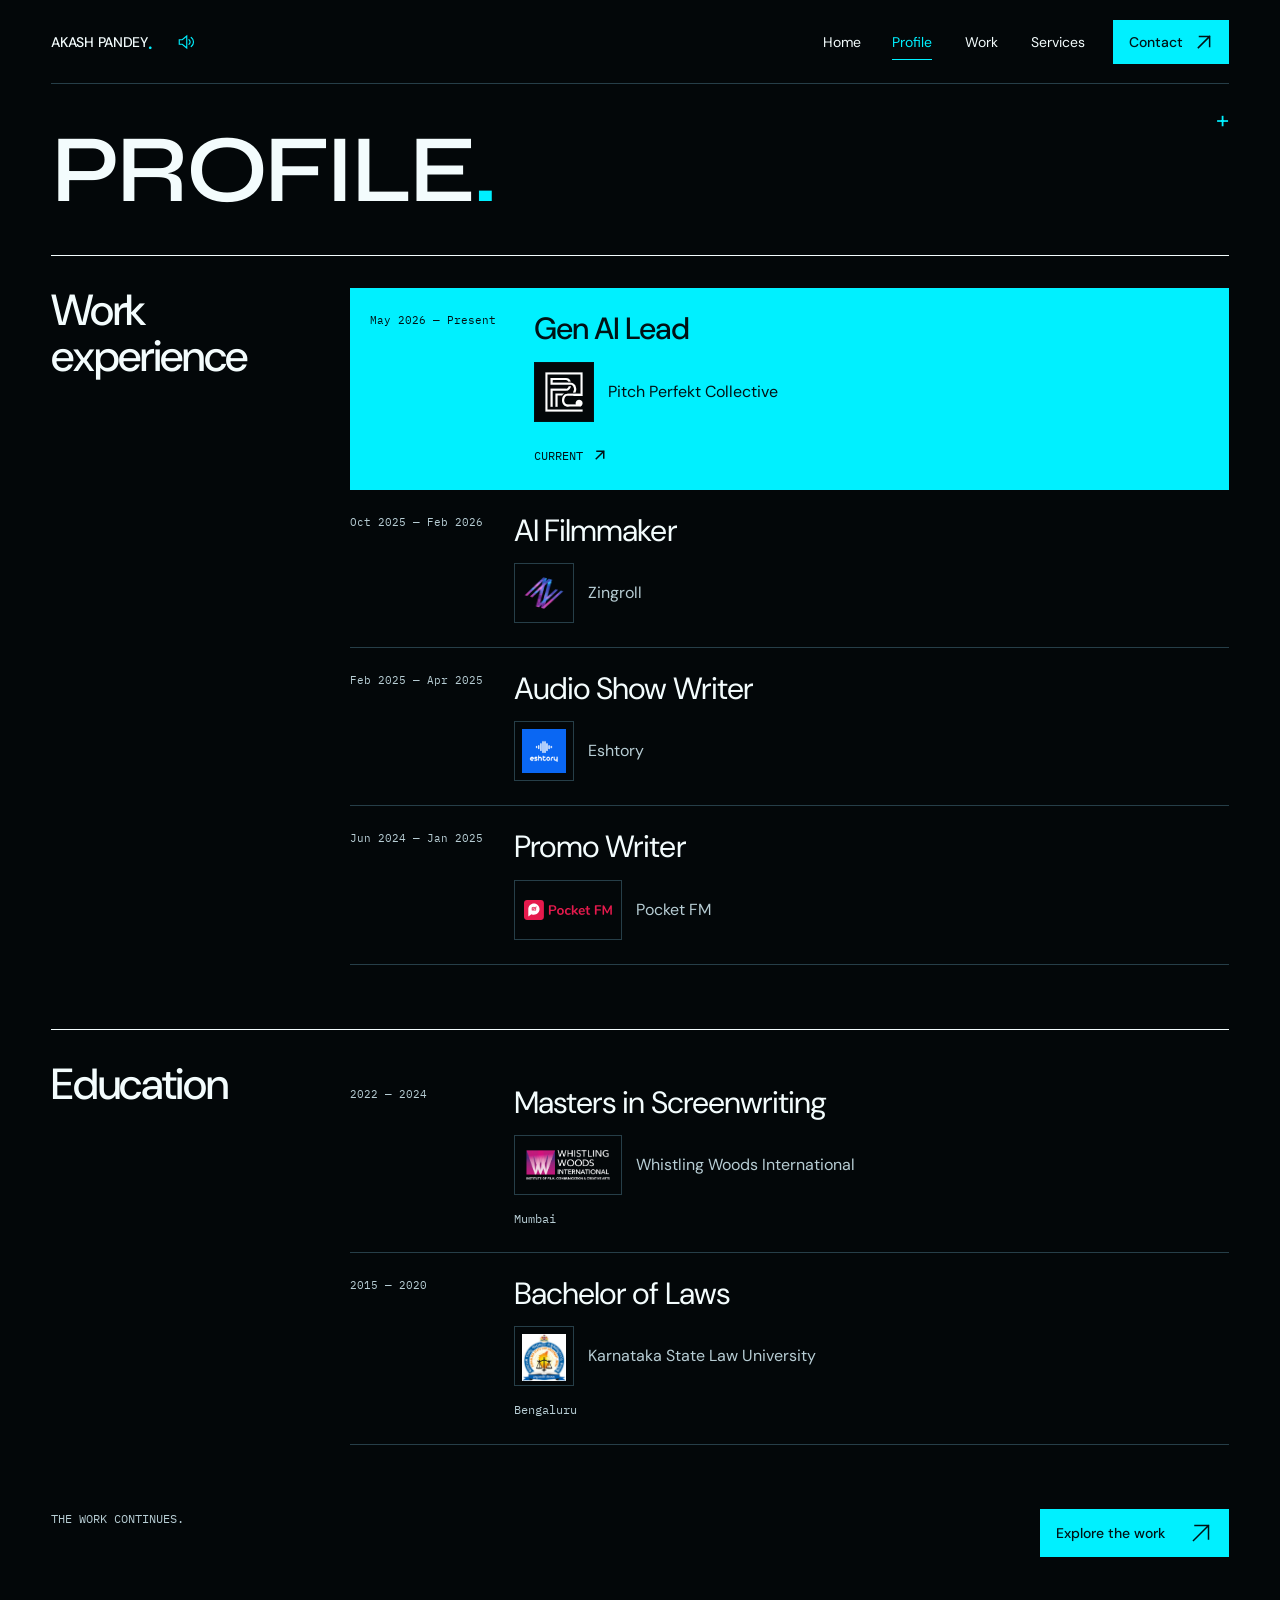
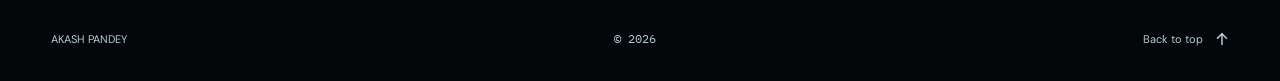
<file: profile/index.html>
<!doctype html>
<html lang="en">
<head>
  <meta charset="utf-8">
  <meta name="viewport" content="width=device-width,initial-scale=1,viewport-fit=cover">
  <meta name="theme-color" content="#030709">
  <meta name="description" content="Work experience and education of Akash Pandey, writer, AI filmmaker and Gen AI Lead.">
  <title>Profile — Akash Pandey</title>
  <link rel="icon" href="../assets/favicon.svg" type="image/svg+xml">
  <link rel="preconnect" href="https://fonts.googleapis.com">
  <link rel="preconnect" href="https://fonts.gstatic.com" crossorigin>
  <link rel="stylesheet" href="https://fonts.googleapis.com/css2?family=DM+Sans:wght@400;500;600&amp;family=IBM+Plex+Mono:wght@400;500&amp;family=Syne:wght@400;500;600;700&amp;display=swap">
  <link rel="stylesheet" href="../assets/styles.css?v=1730eef16c">
  <link rel="stylesheet" href="../assets/interaction-sound.css?v=3c4a4990ab">
  <link rel="stylesheet" href="../assets/effects.css?v=3342c91270">
  
  
  
  <link rel="stylesheet" href="../assets/profile.css?v=2f8bb65811">
  <link rel="stylesheet" href="../assets/easter-eggs.css?v=0167d80ba7">
  <script src="../assets/interaction-sound.js?v=9cdb8e5fbd" defer></script>
  <script src="../assets/app.js?v=fa82498de0" defer></script>
  <script src="../assets/effects.js?v=fe8ecf58af" defer></script>
  
  
  <script src="../assets/easter-eggs.js?v=7c049d9869" defer></script>
</head>
<body class="page-profile">
  <a class="skip-link" href="#main">Skip to content</a>
  <header class="site-header wrap">
    <div class="header-identity"><a class="wordmark" href="../index.html" data-storm-secret="wordmark" aria-label="Akash Pandey, Home" data-glitch-trigger><span data-scramble aria-hidden="true">AKASH PANDEY</span><span class="wordmark-dot" aria-hidden="true">.</span></a><button class="sound-toggle" type="button" data-sound-toggle aria-pressed="true" aria-label="Mute sound effects" title="Mute sound effects" hidden><svg viewBox="0 0 24 24" width="18" height="18" fill="none" stroke="currentColor" stroke-width="1.5" stroke-linecap="square" stroke-linejoin="miter" aria-hidden="true" focusable="false"><path d="M3 9h4l6-5v16l-6-5H3Z"/><g class="sound-icon-on"><path d="M16 9c2 1.5 2 4.5 0 6m3-9c4 3 4 9 0 12"/></g><g class="sound-icon-off"><path d="m17 9 5 6m0-6-5 6"/></g></svg></button></div>
    <nav class="site-nav" aria-label="Main navigation"><a href="../index.html" aria-label="Home" data-glitch-trigger><span data-scramble aria-hidden="true">Home</span></a><a href="../profile/" aria-label="Profile" data-glitch-trigger aria-current="page"><span data-scramble aria-hidden="true">Profile</span></a><a href="../work/" aria-label="Work" data-glitch-trigger><span data-scramble aria-hidden="true">Work</span></a><a href="../services/" aria-label="Services" data-glitch-trigger><span data-scramble aria-hidden="true">Services</span></a><a class="nav-contact" href="../index.html#contact" aria-label="Contact" data-glitch-trigger><span data-scramble aria-hidden="true">Contact</span> <svg class="arrow-icon" viewBox="0 0 16 16" width="16" height="16" fill="none" stroke="currentColor" stroke-width="1.5" stroke-linecap="square" stroke-linejoin="miter" aria-hidden="true" focusable="false"><path d="M3 13 13 3M4 3h9v9" vector-effect="non-scaling-stroke"/></svg></a></nav>
  </header>
  <main class="profile-main wrap" id="main">
  <div class="page-heading" id="top"><div><h1 aria-label="Profile" data-glitch-trigger><span data-scramble aria-hidden="true">PROFILE</span><span class="accent" aria-hidden="true">.</span></h1></div>
    <span class="heading-cross" aria-hidden="true">+</span></div>
  <section class="profile-section" aria-labelledby="experience-title"><div class="profile-section-title"><h2 id="experience-title">Work<br> experience</h2></div><ol class="timeline"><li class="experience-item">
      <details class="experience-entry is-current-entry" name="work-experience">
        <summary class="timeline-row is-current experience-toggle" aria-label="Gen AI Lead at Pitch Perfekt Collective" aria-controls="experience-pitch-perfekt">
          <span class="timeline-date mono">May 2026 — Present</span><div class="experience-heading"><h3>Gen AI Lead</h3><div class="organization-identity"><span class="organization-logo" aria-hidden="true"><img src="../assets/logos/pitch-perfekt.svg" alt="" width="1000" height="1000" loading="lazy" decoding="async"></span><span class="timeline-organization">Pitch Perfekt Collective</span></div></div>
          <span class="current-mark mono">CURRENT <svg class="arrow-icon" viewBox="0 0 16 16" width="16" height="16" fill="none" stroke="currentColor" stroke-width="1.5" stroke-linecap="square" stroke-linejoin="miter" aria-hidden="true" focusable="false"><path d="M3 13 13 3M4 3h9v9" vector-effect="non-scaling-stroke"/></svg></span>
          <span class="experience-toggle-icon" aria-hidden="true"></span>
        </summary>
        <div class="experience-panel" id="experience-pitch-perfekt" role="region" aria-label="Gen AI Lead details">
          <p class="experience-meta mono">Full-time · Mumbai, Maharashtra, India · On-site</p><div class="experience-copy"><p>Led and worked on AI and hybrid commercials for brands including:</p></div><ul class="experience-brands" aria-label="Brands"><li>Hyundai</li><li>KIA</li><li>TATA</li><li>Whisper</li><li>MamaEarth</li><li>Air India</li><li>JSW</li><li>KreditBee</li><li>Infosys</li><li>Cars24</li><li>5 Paisa</li></ul><div class="experience-feature"><img src="../assets/images/the-last-salute.jpg" width="1280" height="720" alt="" loading="lazy"><div><span class="mono">Netflix documentary</span><h4>The Last Salute</h4><p>Led the generative AI work, including title animation.</p></div></div>
        </div>
      </details>
    </li><li class="experience-item">
      <details class="experience-entry" name="work-experience">
        <summary class="timeline-row experience-toggle" aria-label="AI Filmmaker at Zingroll" aria-controls="experience-zingroll">
          <span class="timeline-date mono">Oct 2025 — Feb 2026</span><div class="experience-heading"><h3>AI Filmmaker</h3><div class="organization-identity"><span class="organization-logo" aria-hidden="true"><img src="../assets/logos/zingroll.png" alt="" width="1024" height="1024" loading="lazy" decoding="async"></span><span class="timeline-organization">Zingroll</span></div></div>
          
          <span class="experience-toggle-icon" aria-hidden="true"></span>
        </summary>
        <div class="experience-panel" id="experience-zingroll" role="region" aria-label="AI Filmmaker details">
          <p class="experience-meta mono">Full-time · New Delhi, Delhi, India · On-site</p><div class="experience-copy"><p>Experimented with different Gen AI tools and workflows.</p><p>Worked on cinematic AI trailers and experimented with different styles of filmmaking.</p></div><ul class="experience-skills mono" aria-label="Skills"><li>Generative AI</li><li>Visual Storytelling</li></ul>
        </div>
      </details>
    </li><li class="experience-item">
      <details class="experience-entry" name="work-experience">
        <summary class="timeline-row experience-toggle" aria-label="Audio Show Writer at Eshtory" aria-controls="experience-eshtory">
          <span class="timeline-date mono">Feb 2025 — Apr 2025</span><div class="experience-heading"><h3>Audio Show Writer</h3><div class="organization-identity"><span class="organization-logo" aria-hidden="true"><img src="../assets/logos/eshtory.png" alt="" width="512" height="512" loading="lazy" decoding="async"></span><span class="timeline-organization">Eshtory</span></div></div>
          
          <span class="experience-toggle-icon" aria-hidden="true"></span>
        </summary>
        <div class="experience-panel" id="experience-eshtory" role="region" aria-label="Audio Show Writer details">
          <p class="experience-meta mono">Freelance · Remote</p><div class="experience-copy"><p>Wrote an original fiction audio show, crafting the whole story from one page.</p><p>Developed layered characters and an intriguing, dramatic plot.</p></div><dl class="experience-metrics"><div><dt>episodes</dt><dd>100</dd></div><div><dt>pages</dt><dd>758</dd></div><div><dt>hours of content</dt><dd>20+</dd></div><div><dt>days</dt><dd>45</dd></div></dl><ul class="experience-skills mono" aria-label="Skills"><li>Research</li><li>Writing</li></ul>
        </div>
      </details>
    </li><li class="experience-item">
      <details class="experience-entry" name="work-experience">
        <summary class="timeline-row experience-toggle" aria-label="Promo Writer at Pocket FM" aria-controls="experience-pocket-fm">
          <span class="timeline-date mono">Jun 2024 — Jan 2025</span><div class="experience-heading"><h3>Promo Writer</h3><div class="organization-identity"><span class="organization-logo is-wide" aria-hidden="true"><img src="../assets/logos/pocket-fm.svg" alt="" width="473" height="107" loading="lazy" decoding="async"></span><span class="timeline-organization">Pocket FM</span></div></div>
          
          <span class="experience-toggle-icon" aria-hidden="true"></span>
        </summary>
        <div class="experience-panel" id="experience-pocket-fm" role="region" aria-label="Promo Writer details">
          <p class="experience-meta mono">Full-time · Remote</p><div class="experience-copy"><p>Wrote 4–40-minute promos for SUPER YODDHA, a fantasy show, that ran on Meta platforms.</p></div><ul class="experience-skills mono" aria-label="Skills"><li>Writing</li><li>Analytical Skills</li></ul>
        </div>
      </details>
    </li></ol></section>
  <section class="profile-section education-section" aria-labelledby="education-title"><div class="profile-section-title"><h2 id="education-title">Education</h2></div><ol class="timeline"><li class="timeline-row"><span class="timeline-date mono">2022 — 2024</span><div><h3>Masters in Screenwriting</h3><div class="organization-identity"><span class="organization-logo is-wide" aria-hidden="true"><img src="../assets/logos/whistling-woods.png" alt="" width="934" height="388" loading="lazy" decoding="async"></span><span class="timeline-organization">Whistling Woods International</span></div><span class="timeline-location mono">Mumbai</span></div></li><li class="timeline-row"><span class="timeline-date mono">2015 — 2020</span><div><h3>Bachelor of Laws</h3><div class="organization-identity"><span class="organization-logo" aria-hidden="true"><img src="../assets/logos/karnataka-state-law-university.jpg" alt="" width="185" height="195" loading="lazy" decoding="async"></span><span class="timeline-organization">Karnataka State Law University</span></div><span class="timeline-location mono">Bengaluru</span></div></li></ol></section>
  <div class="profile-end"><span class="mono">THE WORK CONTINUES.</span><a class="text-link" href="../work/">Explore the work <svg class="arrow-icon" viewBox="0 0 16 16" width="16" height="16" fill="none" stroke="currentColor" stroke-width="1.5" stroke-linecap="square" stroke-linejoin="miter" aria-hidden="true" focusable="false"><path d="M3 13 13 3M4 3h9v9" vector-effect="non-scaling-stroke"/></svg></a></div>
</main>
  <footer class="site-footer wrap"><a href="../index.html">AKASH PANDEY</a><span class="mono">© 2026</span><div class="footer-tools"><a href="#top" class="back-top">Back to top <svg class="arrow-icon" viewBox="0 0 16 16" width="16" height="16" fill="none" stroke="currentColor" stroke-width="1.5" stroke-linecap="square" stroke-linejoin="miter" aria-hidden="true" focusable="false"><path d="M8 14V2M3 7l5-5 5 5" vector-effect="non-scaling-stroke"/></svg></a></div></footer>
  <button class="bat-signal" type="button" data-storm-toggle aria-pressed="false" aria-label="Stop thunderstorm" hidden><svg viewBox="0 0 40 24" fill="currentColor" shape-rendering="crispEdges" aria-hidden="true" focusable="false"><path d="M1 3H3V5H5V6H8V7H11V8H15V7H17V2H19V6H21V2H23V7H25V8H29V7H32V6H35V5H37V3H39V9H37V11H34V10H32V11H30V14H27V13H25V16H23V17H22V19H21V22H19V19H18V17H17V16H15V13H13V14H10V11H8V10H6V11H3V9H1Z"/></svg></button>
  <div class="storm-overlay" data-storm-overlay aria-hidden="true" hidden>
  <div class="storm-atmosphere"></div>
  <svg class="storm-rain storm-rain-far" viewBox="0 0 480 360" preserveAspectRatio="xMidYMid slice" fill="none"><defs><pattern id="storm-rain-pattern-far" width="72" height="96" patternUnits="userSpaceOnUse"><path d="m20 8-5 19m43 30-5 19" stroke="currentColor" stroke-width=".6"/></pattern></defs><rect width="100%" height="100%" fill="url(#storm-rain-pattern-far)"/></svg>
  <svg class="storm-rain storm-rain-near" viewBox="0 0 480 360" preserveAspectRatio="xMidYMid slice" fill="none"><defs><pattern id="storm-rain-pattern-near" width="96" height="112" patternUnits="userSpaceOnUse"><path d="m28 4-8 28m59 36-8 28" stroke="currentColor" stroke-width=".8"/></pattern></defs><rect width="100%" height="100%" fill="url(#storm-rain-pattern-near)"/></svg>
  <svg class="storm-bolt storm-bolt-one" viewBox="0 0 120 360" preserveAspectRatio="none" fill="currentColor"><path d="M79 0H66L48 87h17L30 168h21L15 276l43-83H39l43-93H65L92 0H79Z"/><path d="m50 138 24 34-12 30 26 31-18-38 12-27-29-42-3 12Z"/></svg>
  <svg class="storm-bolt storm-bolt-two" viewBox="0 0 120 360" preserveAspectRatio="none" fill="currentColor"><path d="M65 0H54L26 93h19L11 165h22L2 267l50-87H33l43-98H56L83 0H65Z"/><path d="m47 120 35 49-13 30 24 34-16-42 14-28-38-58-6 15Z"/></svg>
  <div class="storm-light"></div>
  <div class="storm-interference"><span></span><span></span><span></span></div>
</div>
</body>
</html>
</file>
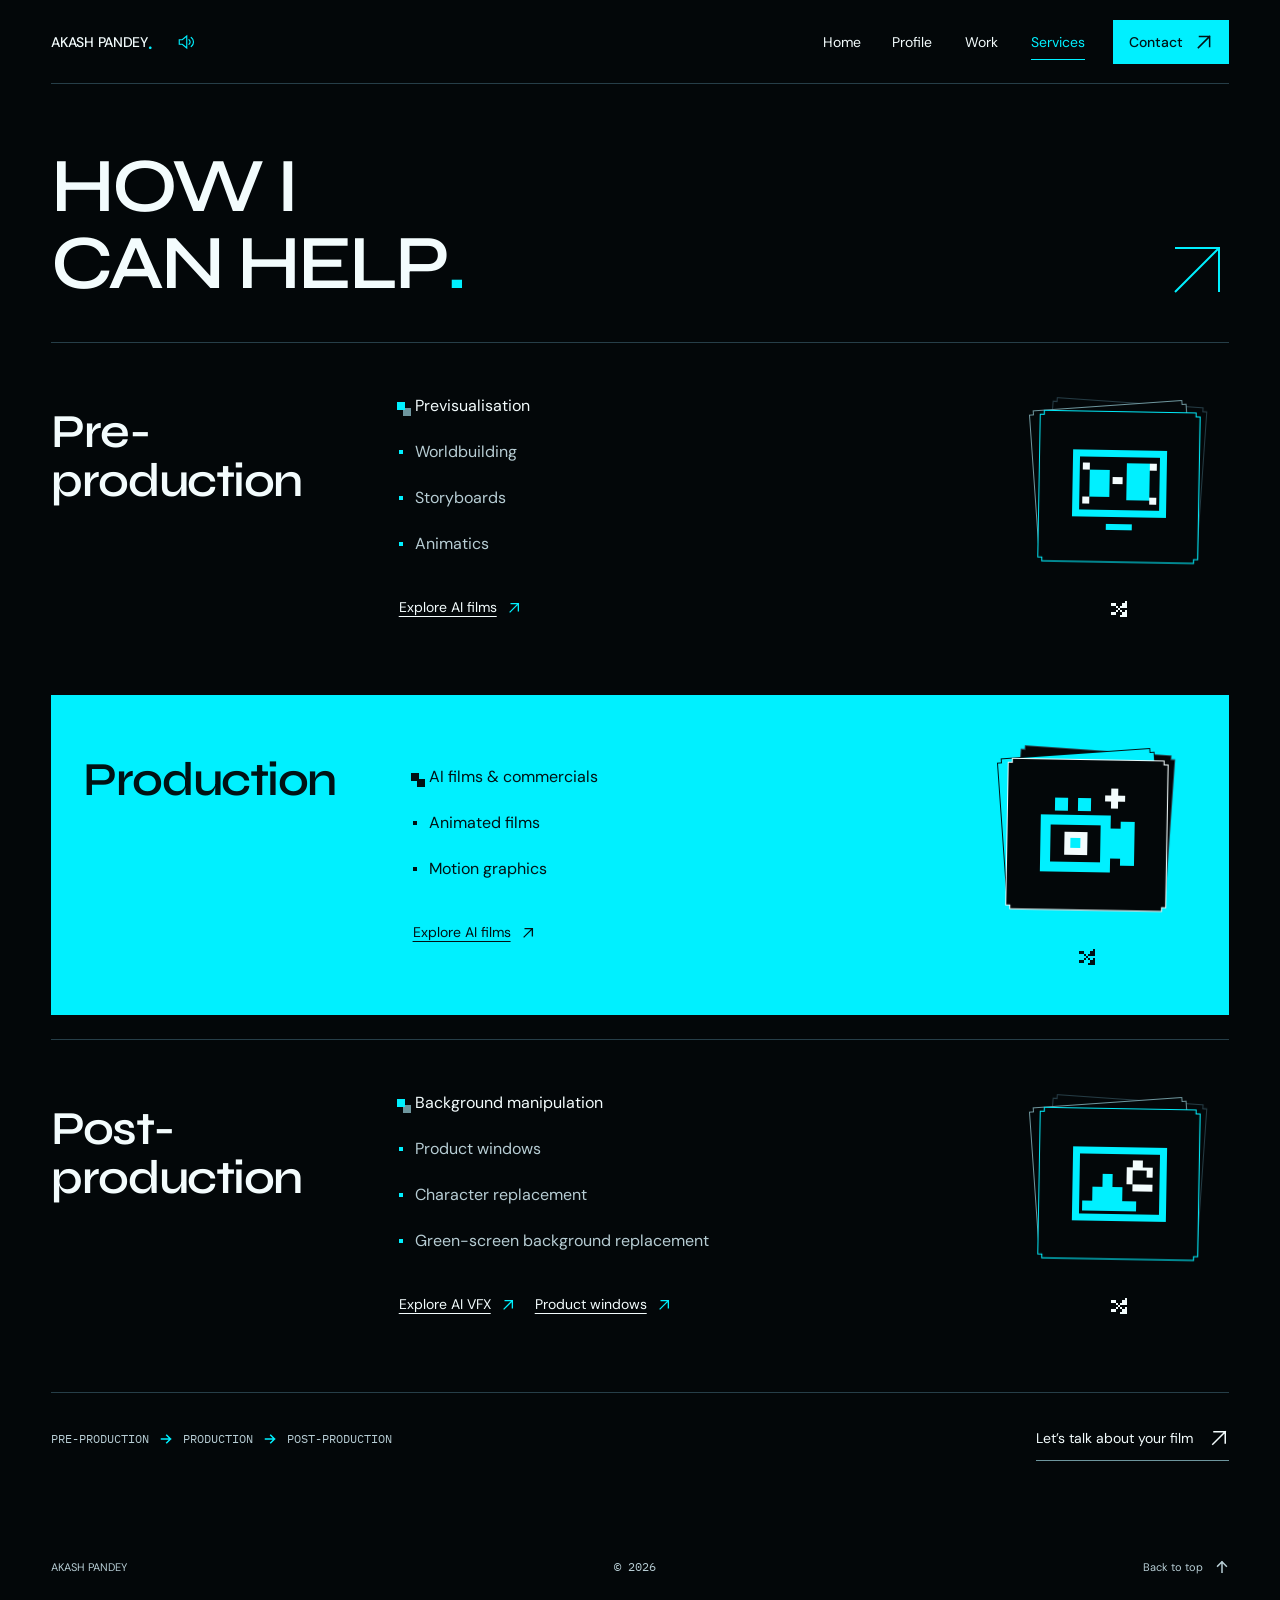
<file: services/index.html>
<!doctype html>
<html lang="en">
<head>
  <meta charset="utf-8">
  <meta name="viewport" content="width=device-width,initial-scale=1,viewport-fit=cover">
  <meta name="theme-color" content="#030709">
  <meta name="description" content="AI filmmaking services across pre-production, production and post-production.">
  <title>Services — Akash Pandey</title>
  <link rel="icon" href="../assets/favicon.svg" type="image/svg+xml">
  <link rel="preconnect" href="https://fonts.googleapis.com">
  <link rel="preconnect" href="https://fonts.gstatic.com" crossorigin>
  <link rel="stylesheet" href="https://fonts.googleapis.com/css2?family=DM+Sans:wght@400;500;600&amp;family=IBM+Plex+Mono:wght@400;500&amp;family=Syne:wght@400;500;600;700&amp;display=swap">
  <link rel="stylesheet" href="../assets/styles.css?v=1730eef16c">
  <link rel="stylesheet" href="../assets/interaction-sound.css?v=3c4a4990ab">
  <link rel="stylesheet" href="../assets/effects.css?v=3342c91270">
  <link rel="stylesheet" href="../assets/services.css?v=31578cb37b">
  
  
  
  <link rel="stylesheet" href="../assets/easter-eggs.css?v=0167d80ba7">
  <script src="../assets/interaction-sound.js?v=9cdb8e5fbd" defer></script>
  <script src="../assets/app.js?v=fa82498de0" defer></script>
  <script src="../assets/effects.js?v=fe8ecf58af" defer></script>
  <script src="../assets/services.js?v=b7df00ff0d" defer></script>
  
  <script src="../assets/easter-eggs.js?v=7c049d9869" defer></script>
</head>
<body class="page-services">
  <a class="skip-link" href="#main">Skip to content</a>
  <header class="site-header wrap">
    <div class="header-identity"><a class="wordmark" href="../index.html" data-storm-secret="wordmark" aria-label="Akash Pandey, Home" data-glitch-trigger><span data-scramble aria-hidden="true">AKASH PANDEY</span><span class="wordmark-dot" aria-hidden="true">.</span></a><button class="sound-toggle" type="button" data-sound-toggle aria-pressed="true" aria-label="Mute sound effects" title="Mute sound effects" hidden><svg viewBox="0 0 24 24" width="18" height="18" fill="none" stroke="currentColor" stroke-width="1.5" stroke-linecap="square" stroke-linejoin="miter" aria-hidden="true" focusable="false"><path d="M3 9h4l6-5v16l-6-5H3Z"/><g class="sound-icon-on"><path d="M16 9c2 1.5 2 4.5 0 6m3-9c4 3 4 9 0 12"/></g><g class="sound-icon-off"><path d="m17 9 5 6m0-6-5 6"/></g></svg></button></div>
    <nav class="site-nav" aria-label="Main navigation"><a href="../index.html" aria-label="Home" data-glitch-trigger><span data-scramble aria-hidden="true">Home</span></a><a href="../profile/" aria-label="Profile" data-glitch-trigger><span data-scramble aria-hidden="true">Profile</span></a><a href="../work/" aria-label="Work" data-glitch-trigger><span data-scramble aria-hidden="true">Work</span></a><a href="../services/" aria-label="Services" data-glitch-trigger aria-current="page"><span data-scramble aria-hidden="true">Services</span></a><a class="nav-contact" href="../index.html#contact" aria-label="Contact" data-glitch-trigger><span data-scramble aria-hidden="true">Contact</span> <svg class="arrow-icon" viewBox="0 0 16 16" width="16" height="16" fill="none" stroke="currentColor" stroke-width="1.5" stroke-linecap="square" stroke-linejoin="miter" aria-hidden="true" focusable="false"><path d="M3 13 13 3M4 3h9v9" vector-effect="non-scaling-stroke"/></svg></a></nav>
  </header>
  <main id="main"><div id="top"></div><section class="services-section wrap" id="services" aria-labelledby="services-title">
    <div class="services-heading"><h1 id="services-title" aria-label="How I can help" data-glitch-trigger><span class="service-heading-word" aria-hidden="true"><span data-scramble>HOW</span></span> <span class="service-heading-word" aria-hidden="true"><span data-scramble>I</span></span> <span class="service-heading-word" aria-hidden="true"><span data-scramble>CAN</span></span> <span class="service-heading-word" aria-hidden="true"><span data-scramble>HELP</span><span class=accent>.</span></span></h1><svg class="services-signal" viewBox="0 0 64 64" fill="none" stroke="currentColor" stroke-width="2" aria-hidden="true"><path d="M10 10h44v44M54 10 10 54"/></svg></div>
    <div class="services-workflow"><article class="workflow-row workflow-pre-production" id="pre-production" tabindex="-1" aria-labelledby="service-pre-production-title" data-service-row>
    <h2 class="workflow-title" id="service-pre-production-title" aria-label="Pre-production"><button class="workflow-heading-control" type="button" data-service-shuffle aria-label="Shuffle Pre-production icons" aria-controls="service-deck-pre-production" data-glitch-trigger disabled><span data-scramble aria-hidden="true">Pre-production</span></button></h2>
    <div class="workflow-details"><ul><li><button class="service-choice" type="button" data-service-choice="0" aria-pressed="true" aria-controls="service-deck-pre-production" disabled><span class="service-choice-pixel" aria-hidden="true"></span><span>Previsualisation</span></button></li><li><button class="service-choice" type="button" data-service-choice="1" aria-pressed="false" aria-controls="service-deck-pre-production" disabled><span class="service-choice-pixel" aria-hidden="true"></span><span>Worldbuilding</span></button></li><li><button class="service-choice" type="button" data-service-choice="2" aria-pressed="false" aria-controls="service-deck-pre-production" disabled><span class="service-choice-pixel" aria-hidden="true"></span><span>Storyboards</span></button></li><li><button class="service-choice" type="button" data-service-choice="3" aria-pressed="false" aria-controls="service-deck-pre-production" disabled><span class="service-choice-pixel" aria-hidden="true"></span><span>Animatics</span></button></li></ul><div class="workflow-work-links"><a class="workflow-work-link" href="../work/#ai-films" aria-label="Explore AI films" data-glitch-trigger><span data-scramble aria-hidden="true">Explore AI films</span><svg viewBox="0 0 16 16" fill="none" stroke="currentColor" stroke-width="1.5" aria-hidden="true"><path d="M3 13 13 3M4 3h9v9"/></svg></a></div></div>
    <div class="workflow-object" data-service-widget role="group" aria-label="Pre-production service icons">
      <button class="service-deck-stage" type="button" data-service-tilt data-service-shuffle aria-label="Shuffle Pre-production service icons" aria-controls="service-deck-pre-production" aria-describedby="service-selection-pre-production" disabled><span class="service-deck" id="service-deck-pre-production" data-service-deck data-pose="0" aria-hidden="true"><span class="service-token-card" data-service-card data-position="front" data-service-name="Previsualisation"><svg class="pixel-service-icon" viewBox="0 0 32 32" fill="currentColor" shape-rendering="crispEdges" aria-hidden="true"><path fill-rule="evenodd" d="M2 5h28v20H2ZM4 7v16h24V7Z"/><path d="M7 11h6v8H7zm11-2h7v11h-7zM12 27h8v2h-8z"/><path class="pixel-light" d="M5 9h2v2H5zm20 0h2v2h-2zM5 19h2v2H5zm20 0h2v2h-2zM14 13h3v2h-3z"/></svg></span><span class="service-token-card" data-service-card data-position="middle" data-service-name="Worldbuilding"><svg class="pixel-service-icon" viewBox="0 0 32 32" fill="currentColor" shape-rendering="crispEdges" aria-hidden="true"><path d="M3 25h26v3H3zM5 13h6v12H5zm8-7h7v19h-7zm9 10h5v9h-5z"/><path class="pixel-light" d="M7 15h2v2H7zm0 5h2v2H7zm8-11h3v3h-3zm0 6h3v3h-3zm9 3h2v3h-2zM22 4h2v2h2v2h-2v2h-2V8h-2V6h2z"/></svg></span><span class="service-token-card" data-service-card data-position="back" data-service-name="Storyboards"><svg class="pixel-service-icon" viewBox="0 0 32 32" fill="currentColor" shape-rendering="crispEdges" aria-hidden="true"><path fill-rule="evenodd" d="M2 4h13v11H2Zm2 2v7h9V6ZM17 4h13v11H17Zm2 2v7h9V6ZM2 18h13v11H2Zm2 2v7h9v-7ZM17 18h13v11H17Zm2 2v7h9v-7Z"/><path class="pixel-light" d="M6 9h3v2H6zm15-2h3v4h-3zM6 22h5v2H6zm16-1h2v5h-2z"/></svg></span><span class="service-token-card" data-service-card data-position="parked" data-service-name="Animatics"><svg class="pixel-service-icon" viewBox="0 0 32 32" fill="currentColor" shape-rendering="crispEdges" aria-hidden="true"><path fill-rule="evenodd" d="M2 4h28v20H2Zm2 5v10h24V9Z"/><path class="pixel-light" d="M5 5h3v2H5zm6 0h3v2h-3zm7 0h3v2h-3zm6 0h3v2h-3zM5 21h3v2H5zm6 0h3v2h-3zm7 0h3v2h-3zm6 0h3v2h-3z"/><path d="M13 10h2v2h3v2h2v1h-2v2h-3v1h-2zM3 27h26v2H3z"/><path class="pixel-light" d="M19 25h2v6h-2z"/></svg></span></span></button>
      <button class="service-shuffle-control" type="button" data-service-shuffle aria-label="Next Pre-production service" aria-describedby="service-selection-pre-production" aria-controls="service-deck-pre-production" disabled><svg class="service-shuffle-icon" viewBox="0 0 16 16" fill="currentColor" shape-rendering="crispEdges" aria-hidden="true"><path d="M1 3h4v2h2v2h2V5h2V3h2V1h2v6h-6v2H7V7H5V5H1Zm0 8h4V9h2v2H5v2H1Zm8-2h2v2h2V9h2v6H9v-2h2v-2H9Z"/></svg></button>
      <p class="service-live-status" id="service-selection-pre-production" data-service-status aria-live="polite" aria-atomic="true">Previsualisation</p>
    </div>
  </article><article class="workflow-row workflow-production" id="production" tabindex="-1" aria-labelledby="service-production-title" data-service-row>
    <h2 class="workflow-title" id="service-production-title" aria-label="Production"><button class="workflow-heading-control" type="button" data-service-shuffle aria-label="Shuffle Production icons" aria-controls="service-deck-production" data-glitch-trigger disabled><span data-scramble aria-hidden="true">Production</span></button></h2>
    <div class="workflow-details"><ul><li><button class="service-choice" type="button" data-service-choice="0" aria-pressed="true" aria-controls="service-deck-production" disabled><span class="service-choice-pixel" aria-hidden="true"></span><span>AI films &amp; commercials</span></button></li><li><button class="service-choice" type="button" data-service-choice="1" aria-pressed="false" aria-controls="service-deck-production" disabled><span class="service-choice-pixel" aria-hidden="true"></span><span>Animated films</span></button></li><li><button class="service-choice" type="button" data-service-choice="2" aria-pressed="false" aria-controls="service-deck-production" disabled><span class="service-choice-pixel" aria-hidden="true"></span><span>Motion graphics</span></button></li></ul><div class="workflow-work-links"><a class="workflow-work-link" href="../work/#ai-films" aria-label="Explore AI films" data-glitch-trigger><span data-scramble aria-hidden="true">Explore AI films</span><svg viewBox="0 0 16 16" fill="none" stroke="currentColor" stroke-width="1.5" aria-hidden="true"><path d="M3 13 13 3M4 3h9v9"/></svg></a></div></div>
    <div class="workflow-object" data-service-widget role="group" aria-label="Production service icons">
      <button class="service-deck-stage" type="button" data-service-tilt data-service-shuffle aria-label="Shuffle Production service icons" aria-controls="service-deck-production" aria-describedby="service-selection-production" disabled><span class="service-deck" id="service-deck-production" data-service-deck data-pose="0" aria-hidden="true"><span class="service-token-card" data-service-card data-position="front" data-service-name="AI films &amp; commercials"><svg class="pixel-service-icon" viewBox="0 0 32 32" fill="currentColor" shape-rendering="crispEdges" aria-hidden="true"><path fill-rule="evenodd" d="M2 10h21v17H2Zm3 3v11h15V13Z"/><path d="M23 14h3v-2h4v13h-4v-2h-3zM6 5h4v4H6zm7 0h4v4h-4z"/><path class="pixel-light" d="M9 15h7v7H9zM23 2h2v2h2v2h-2v2h-2V6h-2V4h2z"/><path d="M11 17h3v3h-3z"/></svg></span><span class="service-token-card" data-service-card data-position="middle" data-service-name="Animated films"><svg class="pixel-service-icon" viewBox="0 0 32 32" fill="currentColor" shape-rendering="crispEdges" aria-hidden="true"><path fill-rule="evenodd" d="M2 7h20v21H2Zm2 2v17h16V9Z"/><path d="M8 2h20v2H8zm18 2h2v18h-2zM5 5h20v2H5zm18 2h2v18h-2z"/><path class="pixel-light" d="M8 12h3v3h3v-3h3v3h-3v3h3v3h-3v-3h-3v3H8v-3h3v-3H8z"/><path d="M11 15h3v3h-3z"/></svg></span><span class="service-token-card" data-service-card data-position="back" data-service-name="Motion graphics"><svg class="pixel-service-icon" viewBox="0 0 32 32" fill="currentColor" shape-rendering="crispEdges" aria-hidden="true"><path d="M14 4h4v4h4v4h4v8h-4v4h-4v4h-4v-4h-4v-4H6v-8h4V8h4z"/><path class="pixel-light" d="M14 11h4v4h4v3h-4v4h-4v-4h-4v-3h4z"/><path d="M2 2h6v2H4v4H2zm22 26h4v-4h2v6h-6z"/></svg></span></span></button>
      <button class="service-shuffle-control" type="button" data-service-shuffle aria-label="Next Production service" aria-describedby="service-selection-production" aria-controls="service-deck-production" disabled><svg class="service-shuffle-icon" viewBox="0 0 16 16" fill="currentColor" shape-rendering="crispEdges" aria-hidden="true"><path d="M1 3h4v2h2v2h2V5h2V3h2V1h2v6h-6v2H7V7H5V5H1Zm0 8h4V9h2v2H5v2H1Zm8-2h2v2h2V9h2v6H9v-2h2v-2H9Z"/></svg></button>
      <p class="service-live-status" id="service-selection-production" data-service-status aria-live="polite" aria-atomic="true">AI films &amp; commercials</p>
    </div>
  </article><article class="workflow-row workflow-post-production" id="post-production" tabindex="-1" aria-labelledby="service-post-production-title" data-service-row>
    <h2 class="workflow-title" id="service-post-production-title" aria-label="Post-production"><button class="workflow-heading-control" type="button" data-service-shuffle aria-label="Shuffle Post-production icons" aria-controls="service-deck-post-production" data-glitch-trigger disabled><span data-scramble aria-hidden="true">Post-production</span></button></h2>
    <div class="workflow-details"><ul><li><button class="service-choice" type="button" data-service-choice="0" aria-pressed="true" aria-controls="service-deck-post-production" disabled><span class="service-choice-pixel" aria-hidden="true"></span><span>Background manipulation</span></button></li><li><button class="service-choice" type="button" data-service-choice="1" aria-pressed="false" aria-controls="service-deck-post-production" disabled><span class="service-choice-pixel" aria-hidden="true"></span><span>Product windows</span></button></li><li><button class="service-choice" type="button" data-service-choice="2" aria-pressed="false" aria-controls="service-deck-post-production" disabled><span class="service-choice-pixel" aria-hidden="true"></span><span>Character replacement</span></button></li><li><button class="service-choice" type="button" data-service-choice="3" aria-pressed="false" aria-controls="service-deck-post-production" disabled><span class="service-choice-pixel" aria-hidden="true"></span><span>Green-screen background replacement</span></button></li></ul><div class="workflow-work-links"><a class="workflow-work-link" href="../work/#ai-vfx" aria-label="Explore AI VFX" data-glitch-trigger><span data-scramble aria-hidden="true">Explore AI VFX</span><svg viewBox="0 0 16 16" fill="none" stroke="currentColor" stroke-width="1.5" aria-hidden="true"><path d="M3 13 13 3M4 3h9v9"/></svg></a><a class="workflow-work-link" href="../work/#product-window" aria-label="Product windows" data-glitch-trigger><span data-scramble aria-hidden="true">Product windows</span><svg viewBox="0 0 16 16" fill="none" stroke="currentColor" stroke-width="1.5" aria-hidden="true"><path d="M3 13 13 3M4 3h9v9"/></svg></a></div></div>
    <div class="workflow-object" data-service-widget role="group" aria-label="Post-production service icons">
      <button class="service-deck-stage" type="button" data-service-tilt data-service-shuffle aria-label="Shuffle Post-production service icons" aria-controls="service-deck-post-production" aria-describedby="service-selection-post-production" disabled><span class="service-deck" id="service-deck-post-production" data-service-deck data-pose="0" aria-hidden="true"><span class="service-token-card" data-service-card data-position="front" data-service-name="Background manipulation"><svg class="pixel-service-icon" viewBox="0 0 32 32" fill="currentColor" shape-rendering="crispEdges" aria-hidden="true"><path fill-rule="evenodd" d="M2 5h28v22H2Zm2 2v18h24V7Z"/><path d="M5 21h3v-4h3v-4h3v4h3v4h4v3H5z"/><path class="pixel-light" d="M20 9h3v2h3v3h-2v-2h-4v2h-2v-3h2zM20 16h6v2h-6zm-2-2h2v2h-2z"/></svg></span><span class="service-token-card" data-service-card data-position="middle" data-service-name="Product windows"><svg class="pixel-service-icon" viewBox="0 0 32 32" fill="currentColor" shape-rendering="crispEdges" aria-hidden="true"><path d="M12 3h8v4h-8zM10 8h12v3h2v16h-2v2H10v-2H8V11h2z"/><path class="pixel-light" d="M11 14h10v8H11zM3 10h3v2H5v3H3zm23 0h3v5h-2v-3h-1zM3 23h2v3h1v2H3zm24 0h2v5h-3v-2h1z"/><path d="M14 16h4v4h-4z"/></svg></span><span class="service-token-card" data-service-card data-position="back" data-service-name="Character replacement"><svg class="pixel-service-icon" viewBox="0 0 32 32" fill="currentColor" shape-rendering="crispEdges" aria-hidden="true"><path d="M6 8h6v6H6zm-3 9h3v-2h6v2h3v8H3zM21 9h6v6h-6zm-3 9h3v-2h6v2h3v8H18z"/><path class="pixel-light" d="M12 2h10v2h3V2h2v6h-6V6h3V4H12zM5 27h2v2h12v2H5v-2H2v-6h6v2H5z"/></svg></span><span class="service-token-card" data-service-card data-position="parked" data-service-name="Green-screen background replacement"><svg class="pixel-service-icon" viewBox="0 0 32 32" fill="currentColor" shape-rendering="crispEdges" aria-hidden="true"><path fill-rule="evenodd" d="M2 4h28v24H2Zm2 2v20h24V6Z"/><path class="pixel-light" d="M5 7h4v4H5zm8 0h4v4h-4zm8 0h6v4h-6zM9 11h4v4H9zm8 0h4v4h-4zM5 15h4v4H5zm16 0h6v4h-6zM5 23h4v2H5zm18 0h4v2h-4z"/><path d="M13 9h6v7h-6zm-3 10h3v-2h6v2h3v7H10z"/></svg></span></span></button>
      <button class="service-shuffle-control" type="button" data-service-shuffle aria-label="Next Post-production service" aria-describedby="service-selection-post-production" aria-controls="service-deck-post-production" disabled><svg class="service-shuffle-icon" viewBox="0 0 16 16" fill="currentColor" shape-rendering="crispEdges" aria-hidden="true"><path d="M1 3h4v2h2v2h2V5h2V3h2V1h2v6h-6v2H7V7H5V5H1Zm0 8h4V9h2v2H5v2H1Zm8-2h2v2h2V9h2v6H9v-2h2v-2H9Z"/></svg></button>
      <p class="service-live-status" id="service-selection-post-production" data-service-status aria-live="polite" aria-atomic="true">Background manipulation</p>
    </div>
  </article></div>
    <div class="services-bottom"><span class="mono">PRE-PRODUCTION <svg class="arrow-icon" viewBox="0 0 16 16" width="16" height="16" fill="none" stroke="currentColor" stroke-width="1.5" stroke-linecap="square" stroke-linejoin="miter" aria-hidden="true" focusable="false"><path d="M2 8h12M9 3l5 5-5 5" vector-effect="non-scaling-stroke"/></svg> PRODUCTION <svg class="arrow-icon" viewBox="0 0 16 16" width="16" height="16" fill="none" stroke="currentColor" stroke-width="1.5" stroke-linecap="square" stroke-linejoin="miter" aria-hidden="true" focusable="false"><path d="M2 8h12M9 3l5 5-5 5" vector-effect="non-scaling-stroke"/></svg> POST-PRODUCTION</span><a class="quiet-link" href="../index.html#contact">Let’s talk about your film <svg class="arrow-icon" viewBox="0 0 16 16" width="16" height="16" fill="none" stroke="currentColor" stroke-width="1.5" stroke-linecap="square" stroke-linejoin="miter" aria-hidden="true" focusable="false"><path d="M3 13 13 3M4 3h9v9" vector-effect="non-scaling-stroke"/></svg></a></div>
  </section></main>
  <footer class="site-footer wrap"><a href="../index.html">AKASH PANDEY</a><span class="mono">© 2026</span><div class="footer-tools"><a href="#top" class="back-top">Back to top <svg class="arrow-icon" viewBox="0 0 16 16" width="16" height="16" fill="none" stroke="currentColor" stroke-width="1.5" stroke-linecap="square" stroke-linejoin="miter" aria-hidden="true" focusable="false"><path d="M8 14V2M3 7l5-5 5 5" vector-effect="non-scaling-stroke"/></svg></a></div></footer>
  <button class="bat-signal" type="button" data-storm-toggle aria-pressed="false" aria-label="Stop thunderstorm" hidden><svg viewBox="0 0 40 24" fill="currentColor" shape-rendering="crispEdges" aria-hidden="true" focusable="false"><path d="M1 3H3V5H5V6H8V7H11V8H15V7H17V2H19V6H21V2H23V7H25V8H29V7H32V6H35V5H37V3H39V9H37V11H34V10H32V11H30V14H27V13H25V16H23V17H22V19H21V22H19V19H18V17H17V16H15V13H13V14H10V11H8V10H6V11H3V9H1Z"/></svg></button>
  <div class="storm-overlay" data-storm-overlay aria-hidden="true" hidden>
  <div class="storm-atmosphere"></div>
  <svg class="storm-rain storm-rain-far" viewBox="0 0 480 360" preserveAspectRatio="xMidYMid slice" fill="none"><defs><pattern id="storm-rain-pattern-far" width="72" height="96" patternUnits="userSpaceOnUse"><path d="m20 8-5 19m43 30-5 19" stroke="currentColor" stroke-width=".6"/></pattern></defs><rect width="100%" height="100%" fill="url(#storm-rain-pattern-far)"/></svg>
  <svg class="storm-rain storm-rain-near" viewBox="0 0 480 360" preserveAspectRatio="xMidYMid slice" fill="none"><defs><pattern id="storm-rain-pattern-near" width="96" height="112" patternUnits="userSpaceOnUse"><path d="m28 4-8 28m59 36-8 28" stroke="currentColor" stroke-width=".8"/></pattern></defs><rect width="100%" height="100%" fill="url(#storm-rain-pattern-near)"/></svg>
  <svg class="storm-bolt storm-bolt-one" viewBox="0 0 120 360" preserveAspectRatio="none" fill="currentColor"><path d="M79 0H66L48 87h17L30 168h21L15 276l43-83H39l43-93H65L92 0H79Z"/><path d="m50 138 24 34-12 30 26 31-18-38 12-27-29-42-3 12Z"/></svg>
  <svg class="storm-bolt storm-bolt-two" viewBox="0 0 120 360" preserveAspectRatio="none" fill="currentColor"><path d="M65 0H54L26 93h19L11 165h22L2 267l50-87H33l43-98H56L83 0H65Z"/><path d="m47 120 35 49-13 30 24 34-16-42 14-28-38-58-6 15Z"/></svg>
  <div class="storm-light"></div>
  <div class="storm-interference"><span></span><span></span><span></span></div>
</div>
</body>
</html>
</file>
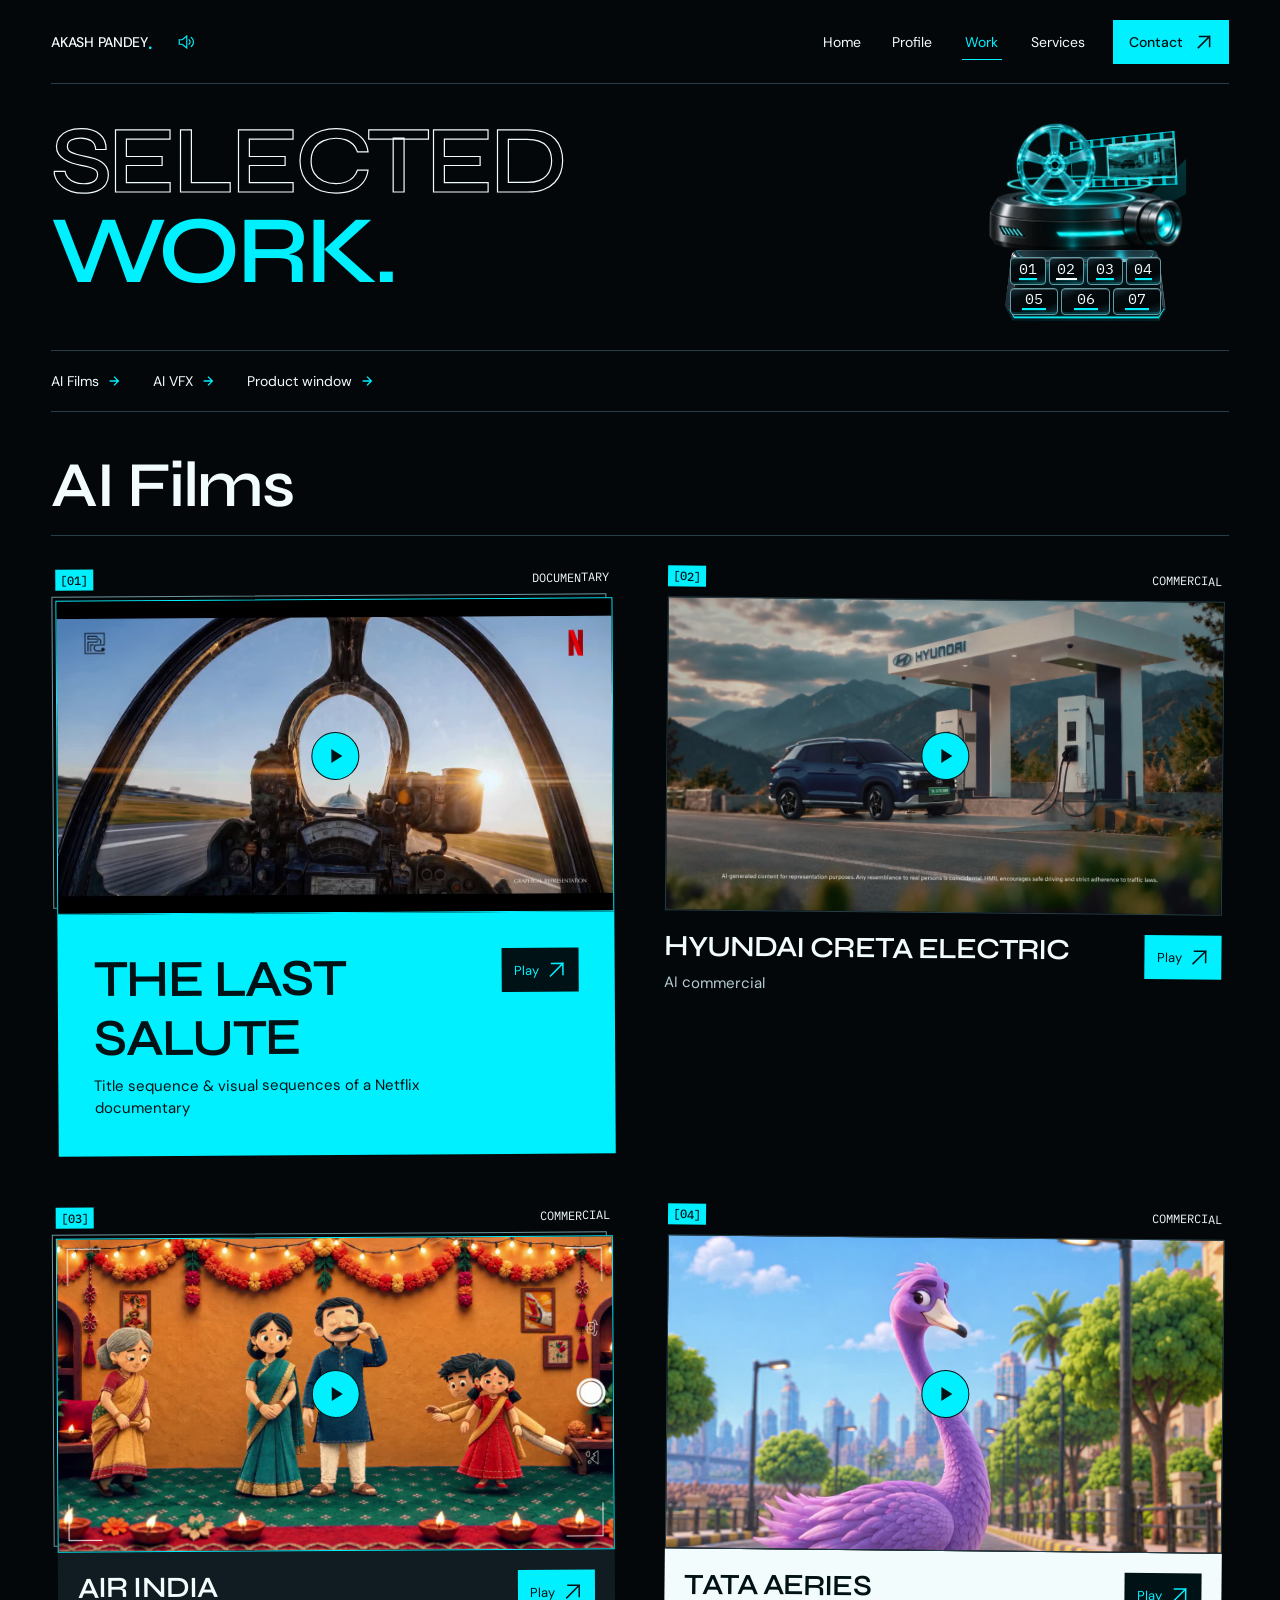
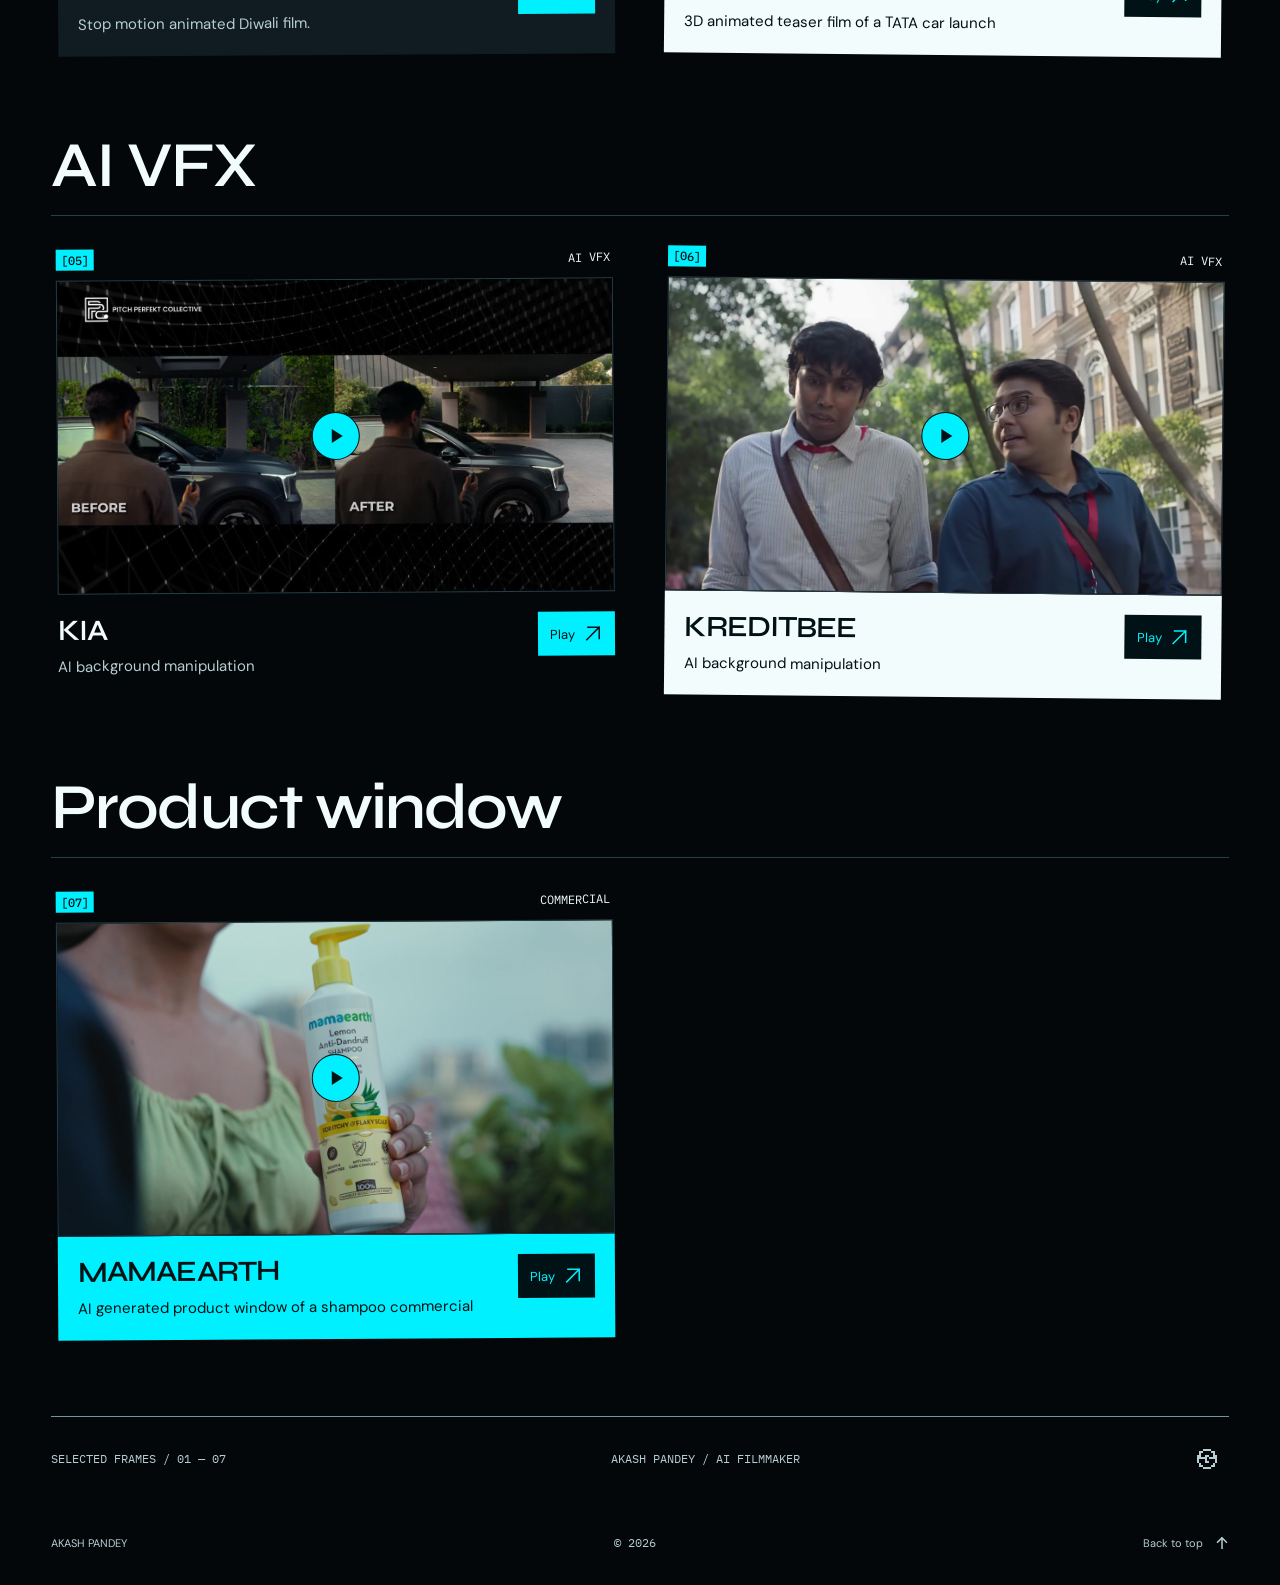
<file: work/index.html>
<!doctype html>
<html lang="en">
<head>
  <meta charset="utf-8">
  <meta name="viewport" content="width=device-width,initial-scale=1,viewport-fit=cover">
  <meta name="theme-color" content="#030709">
  <meta name="description" content="Selected projects: THE LAST SALUTE, HYUNDAI CRETA ELECTRIC, AIR INDIA, TATA AERIES, KIA, KREDITBEE, MAMAEARTH. Films, commercials and AI VFX.">
  <title>Selected Work — Akash Pandey</title>
  <link rel="icon" href="../assets/favicon.svg" type="image/svg+xml">
  <link rel="preconnect" href="https://fonts.googleapis.com">
  <link rel="preconnect" href="https://fonts.gstatic.com" crossorigin>
  <link rel="stylesheet" href="https://fonts.googleapis.com/css2?family=DM+Sans:wght@400;500;600&amp;family=IBM+Plex+Mono:wght@400;500&amp;family=Syne:wght@400;500;600;700&amp;display=swap">
  <link rel="stylesheet" href="../assets/styles.css?v=1730eef16c">
  <link rel="stylesheet" href="../assets/interaction-sound.css?v=3c4a4990ab">
  <link rel="stylesheet" href="../assets/effects.css?v=3342c91270">
  
  <link rel="stylesheet" href="../assets/work.css?v=464bf2373e">
  
  
  <link rel="stylesheet" href="../assets/easter-eggs.css?v=0167d80ba7">
  <script src="../assets/interaction-sound.js?v=9cdb8e5fbd" defer></script>
  <script src="../assets/app.js?v=fa82498de0" defer></script>
  <script src="../assets/effects.js?v=fe8ecf58af" defer></script>
  
  
  <script src="../assets/easter-eggs.js?v=7c049d9869" defer></script>
</head>
<body class="page-work">
  <a class="skip-link" href="#main">Skip to content</a>
  <header class="site-header wrap">
    <div class="header-identity"><a class="wordmark" href="../index.html" data-storm-secret="wordmark" aria-label="Akash Pandey, Home" data-glitch-trigger><span data-scramble aria-hidden="true">AKASH PANDEY</span><span class="wordmark-dot" aria-hidden="true">.</span></a><button class="sound-toggle" type="button" data-sound-toggle aria-pressed="true" aria-label="Mute sound effects" title="Mute sound effects" hidden><svg viewBox="0 0 24 24" width="18" height="18" fill="none" stroke="currentColor" stroke-width="1.5" stroke-linecap="square" stroke-linejoin="miter" aria-hidden="true" focusable="false"><path d="M3 9h4l6-5v16l-6-5H3Z"/><g class="sound-icon-on"><path d="M16 9c2 1.5 2 4.5 0 6m3-9c4 3 4 9 0 12"/></g><g class="sound-icon-off"><path d="m17 9 5 6m0-6-5 6"/></g></svg></button></div>
    <nav class="site-nav" aria-label="Main navigation"><a href="../index.html" aria-label="Home" data-glitch-trigger><span data-scramble aria-hidden="true">Home</span></a><a href="../profile/" aria-label="Profile" data-glitch-trigger><span data-scramble aria-hidden="true">Profile</span></a><a href="../work/" aria-label="Work" data-glitch-trigger aria-current="page"><span data-scramble aria-hidden="true">Work</span></a><a href="../services/" aria-label="Services" data-glitch-trigger><span data-scramble aria-hidden="true">Services</span></a><a class="nav-contact" href="../index.html#contact" aria-label="Contact" data-glitch-trigger><span data-scramble aria-hidden="true">Contact</span> <svg class="arrow-icon" viewBox="0 0 16 16" width="16" height="16" fill="none" stroke="currentColor" stroke-width="1.5" stroke-linecap="square" stroke-linejoin="miter" aria-hidden="true" focusable="false"><path d="M3 13 13 3M4 3h9v9" vector-effect="non-scaling-stroke"/></svg></a></nav>
  </header>
  <main class="work-main wrap" id="main">
  <div class="work-stage work-intro" id="top">
    <div class="work-title"><h1 aria-label="Selected work" data-glitch-trigger><span class="work-word work-outline" data-scramble aria-hidden="true">SELECTED</span><span class="work-word work-fill" aria-hidden="true"><span data-scramble>WORK</span><span class="accent">.</span></span></h1></div>
    <aside class="work-console projector-console holo-projector" aria-label="Holographic quick-play projector" data-projector data-running="false" data-projecting="false" data-film-count="7">
      <div class="projector-machine" aria-hidden="true">
        <span class="holo-beam holo-beam-up"></span><span class="holo-beam holo-beam-lens"></span>
        <img class="holo-dock" src="../assets/projector/holo-dock-v1.webp" srcset="../assets/projector/holo-dock-v1.webp 640w, ../assets/projector/holo-dock-v1-1280.webp 1280w" sizes="clamp(232px, calc(150.8px + 7.192vw), 556.8px)" width="640" height="290" alt="" decoding="async">
        <span class="holo-reel-float"><span class="holo-reel-perspective"><img class="projector-reel" src="../assets/projector/holo-reel-v1.webp" width="512" height="512" alt="" decoding="async"></span></span>
        <span class="holo-film-strip"><span class="holo-film-frames"><span class="holo-empty-frame"></span><span class="holo-film-window"><img class="holo-film-poster" data-projector-poster src="../assets/images/hyundai-creta-electric.jpg" alt="" width="1280" height="720" decoding="async"><video data-projector-preview data-film-id="hyundai-creta-electric" data-preview-src="../assets/video/previews/hyundai-creta-electric.mp4" poster="../assets/images/hyundai-creta-electric.jpg" muted playsinline preload="none" aria-hidden="true" tabindex="-1" disablepictureinpicture disableremoteplayback></video></span></span></span>
      </div>
      <div class="quick-films projector-controls" role="group" aria-label="Choose a film"><button class="quick-film" type="button" data-film="the-last-salute" data-projector-key data-glitch-trigger aria-label="Play THE LAST SALUTE" title="THE LAST SALUTE"><span class="mono" aria-hidden="true">01</span></button><button class="quick-film" type="button" data-film="hyundai-creta-electric" data-projector-key data-glitch-trigger aria-label="Play HYUNDAI CRETA ELECTRIC" title="HYUNDAI CRETA ELECTRIC"><span class="mono" aria-hidden="true">02</span></button><button class="quick-film" type="button" data-film="air-india" data-projector-key data-glitch-trigger aria-label="Play AIR INDIA" title="AIR INDIA"><span class="mono" aria-hidden="true">03</span></button><button class="quick-film" type="button" data-film="tata-cars" data-projector-key data-glitch-trigger aria-label="Play TATA AERIES" title="TATA AERIES"><span class="mono" aria-hidden="true">04</span></button><button class="quick-film" type="button" data-film="kia" data-projector-key data-glitch-trigger aria-label="Play KIA" title="KIA"><span class="mono" aria-hidden="true">05</span></button><button class="quick-film" type="button" data-film="kreditbee" data-projector-key data-glitch-trigger aria-label="Play KREDITBEE" title="KREDITBEE"><span class="mono" aria-hidden="true">06</span></button><button class="quick-film" type="button" data-film="mama-earth" data-projector-key data-glitch-trigger aria-label="Play MAMAEARTH" title="MAMAEARTH"><span class="mono" aria-hidden="true">07</span></button></div>
    </aside>
    <div class="orbit work-orbit" aria-hidden="true"></div><div class="film-strip work-strip" aria-hidden="true"></div><span class="work-cross" aria-hidden="true">+</span>
  </div>
  <nav class="work-category-nav" aria-label="Work categories"><a href="#ai-films" aria-label="Jump to AI Films" data-glitch-trigger><span data-scramble aria-hidden="true">AI Films</span><svg viewBox="0 0 16 16" fill="none" stroke="currentColor" stroke-width="1.5" aria-hidden="true"><path d="M3 8h10M8 3l5 5-5 5"/></svg></a><a href="#ai-vfx" aria-label="Jump to AI VFX" data-glitch-trigger><span data-scramble aria-hidden="true">AI VFX</span><svg viewBox="0 0 16 16" fill="none" stroke="currentColor" stroke-width="1.5" aria-hidden="true"><path d="M3 8h10M8 3l5 5-5 5"/></svg></a><a href="#product-window" aria-label="Jump to Product window" data-glitch-trigger><span data-scramble aria-hidden="true">Product window</span><svg viewBox="0 0 16 16" fill="none" stroke="currentColor" stroke-width="1.5" aria-hidden="true"><path d="M3 8h10M8 3l5 5-5 5"/></svg></a></nav>
  <section class="work-group work-group-ai-films" id="ai-films" tabindex="-1" aria-labelledby="ai-films-title">
    <div class="work-group-heading"><h2 id="ai-films-title" aria-label="AI Films" data-glitch-trigger><span data-scramble aria-hidden="true">AI Films</span></h2></div>
    <div class="work-group-grid"><article class="project-card project-1" id="the-last-salute">
      <div class="frame-meta mono"><span class="index-label">[01]</span><button class="preview-toggle" type="button" data-preview-toggle aria-label="Preview THE LAST SALUTE silently" aria-pressed="false" aria-controls="preview-the-last-salute"><span class="preview-toggle-symbol" aria-hidden="true"></span><span data-preview-label>Preview</span></button><span>DOCUMENTARY</span></div>
      <a class="project-open" href="../assets/video/the-last-salute.mp4" data-film="the-last-salute" aria-label="Play THE LAST SALUTE">
        <span class="double-frame"><span class="project-image glitch-surface" style="--glitch-image:url('../assets/images/the-last-salute.jpg')"><img src="../assets/images/the-last-salute.jpg" alt="Aircraft and cockpit from The Last Salute" width="1280" height="720" fetchpriority="high"><video id="preview-the-last-salute" class="project-preview" data-preview-src="../assets/video/previews/the-last-salute.mp4" muted loop playsinline preload="none" aria-hidden="true" tabindex="-1" disablepictureinpicture disableremoteplayback></video></span><span class="play-badge" aria-hidden="true"><span class="play-triangle"></span></span></span>
        <div class="project-caption"><div><h3>THE LAST SALUTE</h3><span class="project-subtitle">Title sequence &amp; visual sequences of a Netflix documentary</span></div><span class="play-label">Play <svg class="arrow-icon" viewBox="0 0 16 16" width="16" height="16" fill="none" stroke="currentColor" stroke-width="1.5" stroke-linecap="square" stroke-linejoin="miter" aria-hidden="true" focusable="false"><path d="M3 13 13 3M4 3h9v9" vector-effect="non-scaling-stroke"/></svg></span></div>
      </a>
    </article><article class="project-card project-2" id="hyundai-creta-electric">
      <div class="frame-meta mono"><span class="index-label">[02]</span><button class="preview-toggle" type="button" data-preview-toggle aria-label="Preview HYUNDAI CRETA ELECTRIC silently" aria-pressed="false" aria-controls="preview-hyundai-creta-electric"><span class="preview-toggle-symbol" aria-hidden="true"></span><span data-preview-label>Preview</span></button><span>COMMERCIAL</span></div>
      <a class="project-open" href="../assets/video/hyundai-creta-electric.mp4" data-film="hyundai-creta-electric" aria-label="Play HYUNDAI CRETA ELECTRIC">
        <span class="double-frame"><span class="project-image glitch-surface" style="--glitch-image:url('../assets/images/hyundai-creta-electric.jpg')"><img src="../assets/images/hyundai-creta-electric.jpg" alt="A blue Hyundai Creta Electric at a charging station in the mountains" width="1280" height="720" loading="lazy"><video id="preview-hyundai-creta-electric" class="project-preview" data-preview-src="../assets/video/previews/hyundai-creta-electric.mp4" muted loop playsinline preload="none" aria-hidden="true" tabindex="-1" disablepictureinpicture disableremoteplayback></video></span><span class="play-badge" aria-hidden="true"><span class="play-triangle"></span></span></span>
        <div class="project-caption"><div><h3>HYUNDAI CRETA ELECTRIC</h3><span class="project-subtitle">AI commercial</span></div><span class="play-label">Play <svg class="arrow-icon" viewBox="0 0 16 16" width="16" height="16" fill="none" stroke="currentColor" stroke-width="1.5" stroke-linecap="square" stroke-linejoin="miter" aria-hidden="true" focusable="false"><path d="M3 13 13 3M4 3h9v9" vector-effect="non-scaling-stroke"/></svg></span></div>
      </a>
    </article><article class="project-card project-3" id="air-india">
      <div class="frame-meta mono"><span class="index-label">[03]</span><button class="preview-toggle" type="button" data-preview-toggle aria-label="Preview AIR INDIA silently" aria-pressed="false" aria-controls="preview-air-india"><span class="preview-toggle-symbol" aria-hidden="true"></span><span data-preview-label>Preview</span></button><span>COMMERCIAL</span></div>
      <a class="project-open" href="../assets/video/air-india.mp4?v=final-031126" data-film="air-india" aria-label="Play AIR INDIA">
        <span class="double-frame"><span class="project-image glitch-surface" style="--glitch-image:url('../assets/images/air-india.jpg?v=final-031126')"><img src="../assets/images/air-india.jpg?v=final-031126" alt="Family celebrating Diwali together in the Air India film" width="1280" height="720" loading="lazy"><video id="preview-air-india" class="project-preview" data-preview-src="../assets/video/previews/air-india.mp4?v=final-031126" muted loop playsinline preload="none" aria-hidden="true" tabindex="-1" disablepictureinpicture disableremoteplayback></video></span><span class="play-badge" aria-hidden="true"><span class="play-triangle"></span></span></span>
        <div class="project-caption"><div><h3>AIR INDIA</h3><span class="project-subtitle">Stop motion animated Diwali film.</span></div><span class="play-label">Play <svg class="arrow-icon" viewBox="0 0 16 16" width="16" height="16" fill="none" stroke="currentColor" stroke-width="1.5" stroke-linecap="square" stroke-linejoin="miter" aria-hidden="true" focusable="false"><path d="M3 13 13 3M4 3h9v9" vector-effect="non-scaling-stroke"/></svg></span></div>
      </a>
    </article><article class="project-card project-4" id="tata-cars">
      <div class="frame-meta mono"><span class="index-label">[04]</span><button class="preview-toggle" type="button" data-preview-toggle aria-label="Preview TATA AERIES silently" aria-pressed="false" aria-controls="preview-tata-cars"><span class="preview-toggle-symbol" aria-hidden="true"></span><span data-preview-label>Preview</span></button><span>COMMERCIAL</span></div>
      <a class="project-open" href="../assets/video/tata-cars.mp4" data-film="tata-cars" aria-label="Play TATA AERIES">
        <span class="double-frame"><span class="project-image glitch-surface" style="--glitch-image:url('../assets/images/tata-cars.jpg')"><img src="../assets/images/tata-cars.jpg" alt="A purple animated bird from the TATA Cars launch film" width="1280" height="720" loading="lazy"><video id="preview-tata-cars" class="project-preview" data-preview-src="../assets/video/previews/tata-cars.mp4" muted loop playsinline preload="none" aria-hidden="true" tabindex="-1" disablepictureinpicture disableremoteplayback></video></span><span class="play-badge" aria-hidden="true"><span class="play-triangle"></span></span></span>
        <div class="project-caption"><div><h3>TATA AERIES</h3><span class="project-subtitle">3D animated teaser film of a TATA car launch</span></div><span class="play-label">Play <svg class="arrow-icon" viewBox="0 0 16 16" width="16" height="16" fill="none" stroke="currentColor" stroke-width="1.5" stroke-linecap="square" stroke-linejoin="miter" aria-hidden="true" focusable="false"><path d="M3 13 13 3M4 3h9v9" vector-effect="non-scaling-stroke"/></svg></span></div>
      </a>
    </article></div>
  </section><section class="work-group work-group-ai-vfx" id="ai-vfx" tabindex="-1" aria-labelledby="ai-vfx-title">
    <div class="work-group-heading"><h2 id="ai-vfx-title" aria-label="AI VFX" data-glitch-trigger><span data-scramble aria-hidden="true">AI VFX</span></h2></div>
    <div class="work-group-grid"><article class="project-card project-5" id="kia">
      <div class="frame-meta mono"><span class="index-label">[05]</span><button class="preview-toggle" type="button" data-preview-toggle aria-label="Preview KIA silently" aria-pressed="false" aria-controls="preview-kia"><span class="preview-toggle-symbol" aria-hidden="true"></span><span data-preview-label>Preview</span></button><span>AI VFX</span></div>
      <a class="project-open" href="../assets/video/kia.mp4?v=landscape-audio-20261108" data-film="kia" aria-label="Play KIA">
        <span class="double-frame"><span class="project-image glitch-surface" style="--glitch-image:url('../assets/images/kia.jpg?v=landscape-audio-20261108')"><img src="../assets/images/kia.jpg?v=landscape-audio-20261108" alt="KIA visual effects before-and-after comparison" width="1280" height="720" loading="lazy"><video id="preview-kia" class="project-preview" data-preview-src="../assets/video/previews/kia.mp4?v=landscape-audio-20261108" muted loop playsinline preload="none" aria-hidden="true" tabindex="-1" disablepictureinpicture disableremoteplayback></video></span><span class="play-badge" aria-hidden="true"><span class="play-triangle"></span></span></span>
        <div class="project-caption"><div><h3>KIA</h3><span class="project-subtitle">AI background manipulation</span></div><span class="play-label">Play <svg class="arrow-icon" viewBox="0 0 16 16" width="16" height="16" fill="none" stroke="currentColor" stroke-width="1.5" stroke-linecap="square" stroke-linejoin="miter" aria-hidden="true" focusable="false"><path d="M3 13 13 3M4 3h9v9" vector-effect="non-scaling-stroke"/></svg></span></div>
      </a>
    </article><article class="project-card project-6" id="kreditbee">
      <div class="frame-meta mono"><span class="index-label">[06]</span><button class="preview-toggle" type="button" data-preview-toggle aria-label="Preview KREDITBEE silently" aria-pressed="false" aria-controls="preview-kreditbee"><span class="preview-toggle-symbol" aria-hidden="true"></span><span data-preview-label>Preview</span></button><span>AI VFX</span></div>
      <a class="project-open" href="../assets/video/kreditbee.mp4" data-film="kreditbee" aria-label="Play KREDITBEE">
        <span class="double-frame"><span class="project-image glitch-surface" style="--glitch-image:url('../assets/images/kreditbee.jpg')"><img src="../assets/images/kreditbee.jpg" alt="Two men talking on a tree-lined street in the KreditBee commercial" width="1280" height="720" loading="lazy"><video id="preview-kreditbee" class="project-preview" data-preview-src="../assets/video/previews/kreditbee.mp4" muted loop playsinline preload="none" aria-hidden="true" tabindex="-1" disablepictureinpicture disableremoteplayback></video></span><span class="play-badge" aria-hidden="true"><span class="play-triangle"></span></span></span>
        <div class="project-caption"><div><h3>KREDITBEE</h3><span class="project-subtitle">AI background manipulation</span></div><span class="play-label">Play <svg class="arrow-icon" viewBox="0 0 16 16" width="16" height="16" fill="none" stroke="currentColor" stroke-width="1.5" stroke-linecap="square" stroke-linejoin="miter" aria-hidden="true" focusable="false"><path d="M3 13 13 3M4 3h9v9" vector-effect="non-scaling-stroke"/></svg></span></div>
      </a>
    </article></div>
  </section><section class="work-group work-group-product-window" id="product-window" tabindex="-1" aria-labelledby="product-window-title">
    <div class="work-group-heading"><h2 id="product-window-title" aria-label="Product window" data-glitch-trigger><span data-scramble aria-hidden="true">Product window</span></h2></div>
    <div class="work-group-grid"><article class="project-card project-7" id="mama-earth">
      <div class="frame-meta mono"><span class="index-label">[07]</span><button class="preview-toggle" type="button" data-preview-toggle aria-label="Preview MAMAEARTH silently" aria-pressed="false" aria-controls="preview-mama-earth"><span class="preview-toggle-symbol" aria-hidden="true"></span><span data-preview-label>Preview</span></button><span>COMMERCIAL</span></div>
      <a class="project-open" href="../assets/video/mama-earth.mp4" data-film="mama-earth" aria-label="Play MAMAEARTH">
        <span class="double-frame"><span class="project-image glitch-surface" style="--glitch-image:url('../assets/images/mama-earth.jpg')"><img src="../assets/images/mama-earth.jpg" alt="Mamaearth shampoo bottle in a rooftop scene" width="1280" height="720" loading="lazy"><video id="preview-mama-earth" class="project-preview" data-preview-src="../assets/video/previews/mama-earth.mp4" muted loop playsinline preload="none" aria-hidden="true" tabindex="-1" disablepictureinpicture disableremoteplayback></video></span><span class="play-badge" aria-hidden="true"><span class="play-triangle"></span></span></span>
        <div class="project-caption"><div><h3>MAMAEARTH</h3><span class="project-subtitle">AI generated product window of a shampoo commercial</span></div><span class="play-label">Play <svg class="arrow-icon" viewBox="0 0 16 16" width="16" height="16" fill="none" stroke="currentColor" stroke-width="1.5" stroke-linecap="square" stroke-linejoin="miter" aria-hidden="true" focusable="false"><path d="M3 13 13 3M4 3h9v9" vector-effect="non-scaling-stroke"/></svg></span></div>
      </a>
    </article></div>
  </section>
  <div class="work-bottom"><span class="mono">SELECTED FRAMES / 01 — 07</span><span class="mono">AKASH PANDEY / AI FILMMAKER</span><div class="work-easter-egg" data-catch-egg><button class="catch-trigger" type="button" data-catch-trigger aria-label="Reveal a Pokémon detail" aria-expanded="false" aria-controls="pokemon-catch-line" title="Pokémon" hidden><svg class="pixel-pokeball" viewBox="0 0 24 24" fill="currentColor" shape-rendering="crispEdges" aria-hidden="true"><path d="M8 2h8v2h4v4h2v8h-2v4h-4v2H8v-2H4v-4H2V8h2V4h4V2Zm0 4H6v4h4V8h4v2h4V6h-2V4H8v2ZM4 12v4h2v2h2v2h8v-2h2v-2h2v-4h-6v4h-4v-4H4Zm8-2v4h2v-4h-2Z"/></svg></button><p class="catch-line" id="pokemon-catch-line" data-catch-line role="status" aria-live="polite" hidden>gotta catch em all</p></div></div>
  <dialog class="film-dialog" aria-labelledby="film-title" aria-describedby="film-subtitle">
    <div class="film-shell"><div class="film-top"><span class="mono" data-film-index></span><button class="close-film" type="button" aria-label="Close film">Close <span aria-hidden="true">×</span></button></div><div class="film-heading"><h2 id="film-title"></h2><p id="film-subtitle"></p></div><div class="video-stage"><video controls playsinline preload="none" aria-label="Project film"></video></div><p class="video-error" role="status" hidden>Playback could not start. <a data-direct-video>Open the video directly <svg class="arrow-icon" viewBox="0 0 16 16" width="16" height="16" fill="none" stroke="currentColor" stroke-width="1.5" stroke-linecap="square" stroke-linejoin="miter" aria-hidden="true" focusable="false"><path d="M3 13 13 3M4 3h9v9" vector-effect="non-scaling-stroke"/></svg></a></p><div class="film-bottom"><span class="mono">AKASH PANDEY</span><button type="button" class="next-film">Next film <svg class="arrow-icon" viewBox="0 0 16 16" width="16" height="16" fill="none" stroke="currentColor" stroke-width="1.5" stroke-linecap="square" stroke-linejoin="miter" aria-hidden="true" focusable="false"><path d="M2 8h12M9 3l5 5-5 5" vector-effect="non-scaling-stroke"/></svg></button></div></div>
  </dialog>
  <script type="application/json" id="project-data">[{"id": "the-last-salute", "brand": "NETFLIX", "title": "THE LAST SALUTE", "subtitle": "Title sequence & visual sequences of a Netflix documentary", "duration": 86.08, "categoryLabel": "DOCUMENTARY", "posterAlt": "Aircraft and cockpit from The Last Salute", "posterWidth": 1280, "posterHeight": 720, "workCategory": "ai-films"}, {"id": "hyundai-creta-electric", "brand": "HYUNDAI", "title": "HYUNDAI CRETA ELECTRIC", "subtitle": "AI commercial", "duration": 20.38, "categoryLabel": "COMMERCIAL", "posterAlt": "A blue Hyundai Creta Electric at a charging station in the mountains", "posterWidth": 1280, "posterHeight": 720, "workCategory": "ai-films"}, {"id": "air-india", "brand": "AIR INDIA", "title": "AIR INDIA", "subtitle": "Stop motion animated Diwali film.", "duration": 37.5, "categoryLabel": "COMMERCIAL", "posterAlt": "Family celebrating Diwali together in the Air India film", "posterWidth": 1280, "posterHeight": 720, "mediaVersion": "final-031126", "workCategory": "ai-films"}, {"id": "tata-cars", "brand": "TATA", "title": "TATA AERIES", "subtitle": "3D animated teaser film of a TATA car launch", "duration": 25.666667, "categoryLabel": "COMMERCIAL", "posterAlt": "A purple animated bird from the TATA Cars launch film", "posterWidth": 1280, "posterHeight": 720, "workCategory": "ai-films"}, {"id": "kia", "brand": "KIA", "title": "KIA", "subtitle": "AI background manipulation", "duration": 28.16, "categoryLabel": "AI VFX", "posterAlt": "KIA visual effects before-and-after comparison", "posterWidth": 1280, "posterHeight": 720, "mediaVersion": "landscape-audio-20261108", "workCategory": "ai-vfx"}, {"id": "kreditbee", "brand": "KREDITBEE", "title": "KREDITBEE", "subtitle": "AI background manipulation", "duration": 57.03, "categoryLabel": "AI VFX", "posterAlt": "Two men talking on a tree-lined street in the KreditBee commercial", "posterWidth": 1280, "posterHeight": 720, "workCategory": "ai-vfx"}, {"id": "mama-earth", "brand": "MAMA EARTH", "title": "MAMAEARTH", "subtitle": "AI generated product window of a shampoo commercial", "categoryLabel": "COMMERCIAL", "posterAlt": "Mamaearth shampoo bottle in a rooftop scene", "posterWidth": 1280, "posterHeight": 720, "duration": 20.0, "workCategory": "product-window"}]</script>
</main>
  <footer class="site-footer wrap"><a href="../index.html">AKASH PANDEY</a><span class="mono">© 2026</span><div class="footer-tools"><a href="#top" class="back-top">Back to top <svg class="arrow-icon" viewBox="0 0 16 16" width="16" height="16" fill="none" stroke="currentColor" stroke-width="1.5" stroke-linecap="square" stroke-linejoin="miter" aria-hidden="true" focusable="false"><path d="M8 14V2M3 7l5-5 5 5" vector-effect="non-scaling-stroke"/></svg></a></div></footer>
  <button class="bat-signal" type="button" data-storm-toggle aria-pressed="false" aria-label="Stop thunderstorm" hidden><svg viewBox="0 0 40 24" fill="currentColor" shape-rendering="crispEdges" aria-hidden="true" focusable="false"><path d="M1 3H3V5H5V6H8V7H11V8H15V7H17V2H19V6H21V2H23V7H25V8H29V7H32V6H35V5H37V3H39V9H37V11H34V10H32V11H30V14H27V13H25V16H23V17H22V19H21V22H19V19H18V17H17V16H15V13H13V14H10V11H8V10H6V11H3V9H1Z"/></svg></button>
  <div class="storm-overlay" data-storm-overlay aria-hidden="true" hidden>
  <div class="storm-atmosphere"></div>
  <svg class="storm-rain storm-rain-far" viewBox="0 0 480 360" preserveAspectRatio="xMidYMid slice" fill="none"><defs><pattern id="storm-rain-pattern-far" width="72" height="96" patternUnits="userSpaceOnUse"><path d="m20 8-5 19m43 30-5 19" stroke="currentColor" stroke-width=".6"/></pattern></defs><rect width="100%" height="100%" fill="url(#storm-rain-pattern-far)"/></svg>
  <svg class="storm-rain storm-rain-near" viewBox="0 0 480 360" preserveAspectRatio="xMidYMid slice" fill="none"><defs><pattern id="storm-rain-pattern-near" width="96" height="112" patternUnits="userSpaceOnUse"><path d="m28 4-8 28m59 36-8 28" stroke="currentColor" stroke-width=".8"/></pattern></defs><rect width="100%" height="100%" fill="url(#storm-rain-pattern-near)"/></svg>
  <svg class="storm-bolt storm-bolt-one" viewBox="0 0 120 360" preserveAspectRatio="none" fill="currentColor"><path d="M79 0H66L48 87h17L30 168h21L15 276l43-83H39l43-93H65L92 0H79Z"/><path d="m50 138 24 34-12 30 26 31-18-38 12-27-29-42-3 12Z"/></svg>
  <svg class="storm-bolt storm-bolt-two" viewBox="0 0 120 360" preserveAspectRatio="none" fill="currentColor"><path d="M65 0H54L26 93h19L11 165h22L2 267l50-87H33l43-98H56L83 0H65Z"/><path d="m47 120 35 49-13 30 24 34-16-42 14-28-38-58-6 15Z"/></svg>
  <div class="storm-light"></div>
  <div class="storm-interference"><span></span><span></span><span></span></div>
</div>
</body>
</html>
</file>
<file: assets/styles.css>
@font-face {font-family:'Bebas Neue';src:url('./fonts/bebas-neue-latin-400.woff2') format('woff2');font-weight:400;font-style:normal;font-display:swap}

:root {
  --bg:#030709; --surface:#101c22; --elevated:#18323a;
  --ink:#f3fcfd; --muted:#b7cdd4; --accent:#00f0ff; --on-accent:#001215;
  --line:#6e969e; --quiet-line:#263e48; --media:#010405;
  --space-1:4px; --space-2:8px; --space-3:12px; --space-4:16px;
  --space-6:24px; --space-8:32px; --space-12:48px; --space-16:64px;
  --gutter:clamp(20px,4vw,80px); --content-max:1728px;
  --section-space:clamp(40px,5vw,80px);
  --font-display:'Syne',sans-serif;
  color-scheme:dark; font-family:'DM Sans',Arial,sans-serif;
  font-synthesis:none; scroll-behavior:smooth; scrollbar-color:var(--line) var(--bg);
}
* {box-sizing:border-box}
body {margin:0;padding-inline:env(safe-area-inset-left) env(safe-area-inset-right);background:var(--bg);color:var(--ink);font-size:16px;-webkit-font-smoothing:antialiased;-webkit-text-size-adjust:100%;text-size-adjust:100%}
body:has(dialog[open]) {overflow:hidden}
::selection {background:var(--accent);color:var(--on-accent)}
a {color:inherit;text-decoration:none;text-underline-offset:.25em}
button {font:inherit;color:inherit;cursor:pointer;border:0;background:none;padding:0}
a,button,summary {-webkit-tap-highlight-color:transparent}
a:focus-visible,button:focus-visible,summary:focus-visible {outline:2px solid var(--accent);outline-offset:5px}
img {display:block;max-width:100%;height:auto}
h1,h2,h3,h4,p,figure {margin:0}
h1,h2,h3,h4 {font-weight:400;text-wrap:balance}
[hidden] {display:none!important}
.wrap {width:min(calc(100% - var(--gutter)*2),var(--content-max));margin-inline:auto}
.arrow-icon {display:inline-block;width:16px;height:16px;flex:0 0 auto;vertical-align:-.125em;overflow:visible;pointer-events:none}
.mono {font:400 12px/1.6 'IBM Plex Mono',monospace;font-variant-numeric:tabular-nums}
.accent {color:var(--accent)}
.skip-link {position:fixed;top:12px;left:12px;z-index:1000;padding:12px 20px;background:var(--accent);color:var(--on-accent);transform:translateY(-200%)}
.skip-link:focus {transform:translateY(0)}

/* Compact navigation remains visible and usable with touch or a keyboard. */
.site-header {min-height:108px;display:flex;flex-direction:column;align-items:stretch;justify-content:center;gap:4px;padding-block:12px;border-bottom:1px solid var(--quiet-line);position:relative;z-index:10}
.wordmark {align-self:start;display:inline-flex;align-items:center;min-height:44px;font-size:14px;font-weight:500;letter-spacing:-.02em}
.wordmark-dot {color:var(--accent);font-size:21px}
.site-nav {display:flex;align-items:center;justify-content:space-between;gap:4px;font-size:12px}
.site-nav a {position:relative;display:inline-flex;align-items:center;justify-content:center;min-height:44px;min-width:44px;padding:8px 2px;white-space:nowrap}
.site-nav a:after {position:absolute;content:'';bottom:4px;left:2px;right:2px;height:1px;background:var(--accent);transform:scaleX(0);transform-origin:left;transition:transform .2s}
.site-nav a:hover:after,.site-nav a[aria-current]:after {transform:scaleX(1)}
.site-nav a[aria-current] {color:var(--accent)}
.site-nav .nav-contact {gap:5px;padding-inline:8px;background:var(--accent);color:var(--on-accent);font-weight:500}
.site-nav .nav-contact:after {display:none}
.nav-contact>.arrow-icon {width:18px;height:18px}
.nav-contact:hover {background:var(--ink)}

/* Home: real content sets the height, with no reserved portrait stage. */
.home-hero {display:flex;flex-direction:column;position:relative;padding-block:28px 48px;isolation:isolate;min-width:0}
.hero-name {font-family:var(--font-display);font-size:clamp(3.75rem,20vw,6rem);line-height:.94;letter-spacing:-.04em;font-weight:600}
.hero-name>span {display:block}
.hero-name>span+span {color:var(--accent);margin-top:4px}
.role-label {align-self:start;justify-self:start;display:inline-flex;align-items:center;gap:8px;position:relative;isolation:isolate;background:var(--bg);color:var(--ink);border:1px solid var(--line);font:500 11px/1.5 'IBM Plex Mono',monospace;padding:6px 10px;margin-top:16px}
.role-label:after {position:absolute;content:'';inset:-3px 3px 3px -3px;border:1px solid var(--accent);z-index:-1;pointer-events:none}
.role-label .home-pixel-icon {width:18px;height:18px;color:var(--accent)}
.home-pixel-icon {display:block;flex:none}
.home-pixel-icon .pixel-light {fill:var(--ink)}
.hero-visual {position:relative;min-width:0;width:100%;padding:16px 0;margin-top:16px;align-self:center}
.portrait-frame {position:relative;width:min(66%,240px);margin:0 auto;--angle:2deg;z-index:2}
.frame-meta {display:flex;align-items:center;justify-content:space-between;gap:12px;margin-bottom:10px;color:var(--muted);font-size:12px}
.frame-meta>span:last-child {background:var(--bg);padding:1px 3px;color:var(--ink)}
.index-label {background:var(--accent);color:var(--on-accent);padding:1px 5px;font-weight:500}
.double-frame {position:relative;display:block;border:1px solid var(--line);padding:5px;background:var(--bg);transition:box-shadow .2s}
.double-frame:after {content:'';position:absolute;inset:-5px 5px 5px -5px;border:1px solid var(--line);z-index:-1;pointer-events:none}
.portrait-frame .double-frame {border-color:var(--ink);box-shadow:6px 7px 0 var(--accent)}
.portrait-frame .double-frame:after {border-color:var(--accent)}
.portrait-frame img {width:100%;aspect-ratio:1;object-fit:cover}
.film-strip {position:absolute;background:var(--accent);width:72px;height:26px;transform:rotate(19deg);top:-22px;right:2%;box-shadow:3px 3px 0 var(--ink);z-index:0;pointer-events:none}
.film-strip:before,.film-strip:after {content:'';position:absolute;left:6px;right:6px;top:4px;height:4px;background:repeating-linear-gradient(90deg,var(--bg) 0 7px,transparent 7px 14px)}
.film-strip:after {top:auto;bottom:4px}
.home-hero .film-strip {background:var(--bg);border:1px solid var(--ink);box-shadow:2px 3px 0 var(--accent);transform:rotate(16deg)}
.home-hero .film-strip:before,.home-hero .film-strip:after {background:repeating-linear-gradient(90deg,var(--accent) 0 5px,transparent 5px 13px);height:3px}
.orbit {position:absolute;width:112px;height:112px;border:1px solid var(--accent);border-radius:50%;opacity:.4;z-index:0;pointer-events:none}
.orbit:before,.orbit:after {content:'';position:absolute;inset:12px -1px;border:1px solid var(--accent);border-radius:50%;transform:rotate(55deg) scaleX(.4)}
.orbit:after {inset:-1px 12px;transform:rotate(-35deg) scaleX(.55)}
.hero-orbit {top:38px;left:0}
.cross {position:absolute;color:var(--accent);font:400 24px/1 Arial,sans-serif;pointer-events:none}
.cross-one {top:8px;right:0}
.cross-two {bottom:8px;left:12%;font-size:18px}
.hero-offer {max-width:60ch}
.hero-offer p {font-size:clamp(17px,1.5vw,20px);line-height:1.65}
.hero-actions {display:flex;align-items:center;flex-wrap:wrap;gap:12px 24px;margin-top:24px}
.text-link {display:inline-flex;align-items:center;justify-content:space-between;gap:24px;min-height:48px;padding:12px 16px;background:var(--accent);color:var(--on-accent);font-size:14px;font-weight:500;transition:background .2s}
.text-link>.arrow-icon {width:24px;height:24px}
.text-link:hover {background:var(--ink)}
.quiet-link {display:inline-flex;align-items:center;gap:16px;min-height:44px;font-size:14px;border-bottom:1px solid var(--line)}
.quiet-link:hover {color:var(--accent)}
.home-divider {display:flex;justify-content:space-between;align-items:center;flex-wrap:wrap;gap:12px 24px;padding:16px 20px;background:var(--ink);color:var(--on-accent);transform:rotate(-.4deg)}
.home-divider>.mono {max-width:65ch;font-size:12px}
.home-divider a {display:inline-flex;align-items:center;min-height:44px;white-space:nowrap;font-weight:500}

/* A film-stock frame carries large condensed type into its pixel state. */
.brand-band {width:100%;overflow:clip;padding-block:clamp(12px,.6vw,24px);margin-block:28px 36px}
.brand-strip {--strip-bg:var(--bg);--strip-ink:var(--ink);--strip-detail:var(--accent);position:relative;isolation:isolate;width:calc(100% + 16px);margin-inline:-8px;transform:rotate(-.4deg);color:var(--strip-ink)}
.brand-strip:before {content:'';position:absolute;inset:-4px 7px 4px -5px;border:1px solid var(--line);z-index:-1;pointer-events:none}
.brand-strip:after {content:'';position:absolute;inset:3px -5px -3px 5px;border:1px solid var(--accent);z-index:-2;pointer-events:none;transition:border-color .12s}
.brand-viewport {position:relative;overflow:hidden;border:1px solid var(--strip-detail);background:var(--strip-bg);transition:background-color .12s,color .12s}
.brand-viewport:before,.brand-viewport:after {content:'';position:absolute;left:10px;right:10px;height:3px;top:6px;background:repeating-linear-gradient(90deg,var(--strip-detail) 0 4px,transparent 4px 17px);pointer-events:none;z-index:2;opacity:.7}
.brand-viewport:after {top:auto;bottom:6px}
.brand-track {display:flex;width:100%}
.brand-group {display:flex;align-items:center;justify-content:center;flex:0 0 auto;flex-wrap:wrap;width:100%}
.brand-group[aria-hidden] {display:none}
.brand-link {display:flex;align-items:center;gap:clamp(24px,3.5vw,56px);padding:18px clamp(16px,2.5vw,40px);font:400 clamp(28px,3vw,38px)/1 'Bebas Neue',sans-serif;letter-spacing:0}
.brand-link:after {content:'';width:8px;height:8px;flex:0 0 auto;background:var(--strip-detail);clip-path:polygon(37% 0,63% 0,63% 37%,100% 37%,100% 63%,63% 63%,63% 100%,37% 100%,37% 63%,0 63%,0 37%,37% 37%);transform:rotate(45deg)}
.brand-word {position:relative;display:block}
.brand-name {display:block;white-space:nowrap}
.brand-pixels {position:absolute;inset:0;width:100%;height:100%;image-rendering:pixelated;opacity:0;pointer-events:none}
.brand-link:focus-visible {outline-color:currentColor;outline-offset:-7px}
.brand-strip[data-animated=true] .brand-track {width:max-content;animation:brand-drift 38s linear infinite paused}
.brand-strip[data-animated=true] .brand-group {width:auto;min-width:var(--brand-span,100vw);flex-wrap:nowrap;justify-content:space-around}
.brand-strip[data-animated=true] .brand-group[aria-hidden] {display:flex}
.brand-strip[data-running=true] .brand-track {animation-play-state:running}
.brand-strip[data-keyboard-focus=true] {--strip-bg:var(--accent);--strip-ink:var(--on-accent);--strip-detail:var(--on-accent)}
.brand-strip[data-keyboard-focus=true]:after {border-color:var(--ink)}
.brand-strip[data-keyboard-focus=true] .brand-track {animation:none;width:100%;transform:none}
.brand-strip[data-keyboard-focus=true] .brand-group {width:100%;min-width:0;flex-wrap:wrap;justify-content:center}
.brand-strip[data-keyboard-focus=true] .brand-group[aria-hidden] {display:none}
.brand-strip[data-keyboard-focus=true] .brand-link[data-pixel-ready] .brand-name {opacity:0}
.brand-strip[data-keyboard-focus=true] .brand-pixels {opacity:1}
.brand-strip.is-touch-active {--strip-bg:var(--accent);--strip-ink:var(--on-accent);--strip-detail:var(--on-accent)}
.brand-strip.is-touch-active:after {border-color:var(--ink)}
.brand-strip.is-touch-active .brand-link[data-pixel-ready] .brand-name {opacity:0}
.brand-strip.is-touch-active .brand-pixels {opacity:1}
.brand-strip:not([data-animated=true]) .brand-link,.brand-strip[data-keyboard-focus=true] .brand-link {font-size:clamp(26px,3vw,36px);gap:20px;padding:18px;max-width:100%}
.brand-strip:not([data-animated=true]) .brand-name,.brand-strip[data-keyboard-focus=true] .brand-name {white-space:normal}
@media(hover:hover) {
  .brand-strip:hover {--strip-bg:var(--accent);--strip-ink:var(--on-accent);--strip-detail:var(--on-accent)}
  .brand-strip:hover:after {border-color:var(--ink)}
  .brand-strip:hover .brand-link[data-pixel-ready] .brand-name {opacity:0}
  .brand-strip:hover .brand-pixels {opacity:1}
}
@keyframes brand-drift {to {transform:translateX(-50%)}}
@media(prefers-reduced-motion:reduce) {
  .brand-strip .brand-track {animation:none;width:100%;transform:none}
  .brand-strip .brand-group {width:100%;min-width:0;flex-wrap:wrap;justify-content:center}
  .brand-strip .brand-group[aria-hidden] {display:none}
  .brand-strip .brand-link {font-size:clamp(26px,3vw,36px);gap:20px;padding:18px;max-width:100%}
  .brand-strip .brand-name {white-space:normal}
}

/* Contact scales with its text rather than a viewport-height reservation. */
.contact-section {background:var(--accent);color:var(--on-accent);scroll-margin-top:24px}
.contact-inner {padding-block:32px 24px}
.contact-top {display:flex;align-items:center;justify-content:space-between;flex-wrap:wrap;gap:8px 24px;font-size:12px}
.contact-top>span:last-child {margin-left:auto}
.contact-phone {display:inline-flex;min-width:15ch;max-width:100%}
.contact-phone-reveal,.contact-phone-number {display:inline-flex;align-items:center;min-height:44px;max-width:100%;font:inherit;touch-action:manipulation;text-decoration:underline;text-decoration-thickness:1px;text-underline-offset:.4em}
.contact-phone-number [data-scramble] {display:inline-block}
.contact-phone-reveal:disabled {cursor:default}
.contact-phone-reveal:focus-visible {outline-color:var(--on-accent)}
.contact-section h2 {font-family:var(--font-display);font-size:clamp(3.5rem,10vw,6rem);line-height:.96;letter-spacing:-.04em;font-weight:600;margin-block:32px}
.contact-email {display:flex;align-items:center;justify-content:space-between;gap:16px;width:min(100%,980px);font-size:clamp(18px,3.5vw,48px);line-height:1.3;letter-spacing:-.03em;border-bottom:1px solid currentColor;padding-bottom:16px;overflow-wrap:anywhere}
.contact-email>.arrow-icon {width:clamp(24px,4vw,56px);height:clamp(24px,4vw,56px)}
.contact-links>a {gap:8px}
.contact-section a:focus-visible {outline-color:var(--on-accent)}
.contact-bottom {display:flex;align-items:center;justify-content:space-between;gap:16px;margin-top:32px;font-size:14px}
.contact-bottom>.mono {font-size:12px;max-width:200px}
.contact-bottom>a {display:inline-flex;align-items:center;min-height:44px;border-bottom:1px solid currentColor;white-space:nowrap}
.site-footer {min-height:84px;display:flex;align-items:center;justify-content:space-between;gap:16px;padding-bottom:env(safe-area-inset-bottom);color:var(--muted);font-size:11px}
.site-footer>a,.footer-tools>a {display:inline-flex;align-items:center;min-height:44px}
.site-footer a {display:inline-flex;align-items:center;min-height:44px}
.site-footer a:hover {color:var(--accent)}
.site-footer .back-top {gap:12px}
.back-top>.arrow-icon {width:14px;height:14px}

/* Profile: content-aware columns, with full-width drawers on small screens. */
.page-heading {position:relative;display:grid;gap:24px;padding-block:32px;align-items:end}
.page-heading h1 {font-family:var(--font-display);font-size:clamp(4rem,11.5vw,6rem);line-height:.95;letter-spacing:-.04em;font-weight:600}
.heading-cross {position:absolute;top:24px;right:0;font-size:24px;color:var(--accent)}
.widget-title {display:flex;align-items:center;gap:8px;color:var(--accent);font-size:12px;line-height:1.5}
.profile-section {display:grid;gap:24px;padding-top:24px;border-top:1px solid var(--ink);margin-bottom:48px}
.profile-section h2 {font-size:clamp(30px,3.4vw,44px);line-height:1.05;letter-spacing:-.03em;font-weight:500}
.profile-section h2 br {display:none}
.timeline {list-style:none;padding:0;margin:0;min-width:0}
.timeline-row {display:grid;grid-template-columns:minmax(0,1fr);gap:12px;position:relative;padding-block:24px;border-bottom:1px solid var(--quiet-line)}
.timeline-row h3 {font-size:clamp(24px,2.4vw,32px);line-height:1.15;letter-spacing:-.03em;font-weight:400}
.timeline-date {color:var(--muted);font-size:11px;line-height:1.6}
.timeline-organization {display:block;font-size:16px;color:var(--muted);margin-top:8px;line-height:1.5}
.timeline-location {color:var(--muted);display:block;margin-top:8px}
.current-mark {display:block;color:var(--accent);font-size:12px}
.current-mark>.arrow-icon {width:12px;height:12px;margin-left:4px}
.timeline-row.is-current {padding:24px 20px;background:var(--accent);color:var(--on-accent);border-color:var(--accent)}
.is-current h3 {font-weight:500}
.is-current .timeline-date,.is-current .timeline-organization,.is-current .current-mark {color:var(--on-accent)}
.profile-end {display:flex;align-items:start;justify-content:space-between;flex-wrap:wrap;gap:24px;margin-bottom:40px}
.profile-end>.mono {color:var(--muted)}
.experience-entry {--experience-indent:0px}
.experience-heading {min-width:0;padding-right:40px}
.experience-panel {position:relative;overflow:hidden;margin:12px 0 24px var(--experience-indent);padding:20px;background:var(--surface);border-left:1px solid var(--accent)}
.experience-meta {color:var(--muted);text-transform:uppercase;font-size:12px;margin-bottom:16px;line-height:1.8}
.experience-copy p {font-size:16px;line-height:1.65;max-width:70ch}
.experience-copy p+p {margin-top:12px}
.experience-brands,.experience-skills {display:flex;flex-wrap:wrap;gap:8px;list-style:none;padding:0;margin:16px 0 0}
.experience-brands li {padding:5px 8px;border:1px solid var(--quiet-line);color:var(--ink);font-size:12px;line-height:1.5;background:var(--bg)}
.experience-feature {display:grid;grid-template-columns:72px minmax(0,1fr);align-items:start;gap:16px;margin-top:24px;padding-top:20px;border-top:1px solid var(--quiet-line)}
.experience-feature img {width:100%;height:auto}
.experience-feature .mono {font-size:12px;color:var(--accent)}
.experience-feature h4 {font-size:20px;font-weight:500;letter-spacing:-.02em;margin:4px 0 8px}
.experience-feature p {color:var(--muted);font-size:15px;line-height:1.6}
.experience-metrics {display:grid;grid-template-columns:repeat(2,minmax(0,1fr));gap:16px;margin:24px 0}
.experience-metrics>div {display:flex;flex-direction:column;border-top:1px solid var(--line);padding-top:12px}
.experience-metrics dt {font:400 12px/1.6 'IBM Plex Mono',monospace;color:var(--muted)}
.experience-metrics dd {order:-1;font-size:32px;letter-spacing:-.03em;line-height:1.2;margin:0 0 4px;color:var(--accent)}
.experience-skills {gap:8px 16px;font-size:12px;color:var(--muted)}
.experience-skills:before {content:'SKILLS /';color:var(--accent)}

/* Work: a staggered grid keeps the collage in normal document flow. */
.work-main {padding-top:32px}
.work-stage {position:relative;display:grid;grid-template-columns:minmax(0,1fr);gap:32px;align-items:start;padding-bottom:48px;isolation:isolate}
.work-title {position:relative;min-width:0}
.work-title h1 {font-family:var(--font-display);font-size:clamp(3rem,14.8vw,6rem);line-height:.94;letter-spacing:-.04em;font-weight:600}
.work-word {display:block}
.work-outline {color:transparent;-webkit-text-stroke:1.2px var(--ink)}
.work-fill {color:var(--accent)}
.work-console {position:relative;width:100%;min-width:0;padding:12px 16px;background:var(--bg);border:1px solid var(--line);box-shadow:3px 3px 0 var(--accent)}
.work-console .widget-title .ui-icon {width:17px;height:17px}
.quick-films {display:grid;grid-template-columns:repeat(4,minmax(0,1fr));gap:6px;margin-top:12px}
.quick-film {display:flex;align-items:center;justify-content:center;gap:6px;min-width:44px;min-height:44px;border:1px solid var(--line);color:var(--ink)}
.quick-film:hover,.quick-film:focus-visible {background:var(--accent);color:var(--on-accent);border-color:var(--accent)}
.tiny-play {width:0;height:0;border-top:4px solid transparent;border-bottom:4px solid transparent;border-left:6px solid currentColor}
.quick-film .mono {font-size:11px}
.project-card {position:relative;min-width:0;width:calc(100% - 12px);justify-self:center;--angle:-1deg;z-index:2}
.project-2 {--angle:1.5deg}
.project-3 {--angle:1deg}
.project-4 {--angle:-1deg}
.project-5 {--angle:1deg}
.project-6 {--angle:-.6deg}
.project-7 {--angle:.6deg}
.project-open {display:block;width:100%;text-align:left}
.preview-toggle {display:none;align-items:center;justify-content:center;gap:8px;min-width:80px;min-height:44px;padding:8px 10px;border:1px solid var(--accent);color:var(--accent);font:500 11px/1.4 'DM Sans',sans-serif}
.preview-toggle[aria-pressed=true] {background:var(--accent);color:var(--on-accent)}
.preview-toggle:disabled {color:var(--muted);border-color:var(--line);cursor:default}
.preview-toggle-symbol {width:0;height:0;border-block:4px solid transparent;border-left:6px solid currentColor}
.preview-toggle[aria-pressed=true] .preview-toggle-symbol {width:6px;height:6px;border:0;background:currentColor}
@media(max-width:700px),(any-pointer:coarse),(hover:none),(prefers-reduced-motion:reduce) {
  .preview-toggle {display:inline-flex}
  .project-card .frame-meta {gap:8px}
}
.project-image {position:relative;display:block;aspect-ratio:16/9;overflow:hidden;background:var(--media)}
.project-image img {display:block;width:100%;height:100%;object-fit:cover}
.project-preview {position:absolute;inset:0;display:block;width:100%;height:100%;object-fit:cover;opacity:0;pointer-events:none;transition:opacity .16s ease}
.project-open.is-previewing .project-preview {opacity:1}
.project-open.is-previewing .play-badge {opacity:0;pointer-events:none}
.project-open:hover .double-frame {box-shadow:5px 6px 0 var(--accent)}
.project-caption {display:flex;align-items:start;justify-content:space-between;gap:12px;padding:16px;background:var(--ink);color:var(--on-accent)}
.project-caption>div {min-width:0}
.project-caption h2 {font-family:var(--font-display);font-size:clamp(22px,2.3vw,32px);line-height:1.12;letter-spacing:-.03em;font-weight:600;overflow-wrap:anywhere}
.project-subtitle {display:block;font-size:13px;line-height:1.5;color:var(--on-accent);margin-top:8px;max-width:48ch;overflow-wrap:anywhere}
.play-label {display:flex;align-items:center;justify-content:center;gap:8px;min-height:44px;min-width:44px;padding:8px;font-size:0;white-space:nowrap;background:var(--on-accent);color:var(--accent);flex:0 0 auto}
.play-label>.arrow-icon {width:22px;height:22px}
.play-badge {position:absolute;width:48px;height:48px;border:1px solid var(--on-accent);background:var(--accent);border-radius:50%;left:50%;top:50%;transform:translate(-50%,-50%);display:grid;place-items:center;transition:background .2s,transform .2s}
.play-triangle {width:0;height:0;border-top:7px solid transparent;border-bottom:7px solid transparent;border-left:11px solid var(--on-accent);margin-left:3px}
.project-open:hover .play-badge {background:var(--ink);transform:translate(-50%,-50%) scale(1.06)}
.project-1 .project-caption {background:var(--accent);padding:clamp(20px,3vw,36px)}
.project-1 .project-caption h2 {font-size:clamp(28px,4.2vw,52px)}
.project-2 .project-caption,.project-5 .project-caption {background:transparent;color:var(--ink);padding-inline:0}
.project-2 .project-subtitle,.project-5 .project-subtitle {color:var(--muted)}
.project-2 .play-label,.project-5 .play-label {background:var(--accent);color:var(--on-accent)}
.project-3 .project-caption {background:var(--surface);color:var(--ink)}
.project-3 .project-subtitle {color:var(--muted)}
.project-3 .play-label {background:var(--accent);color:var(--on-accent)}
#hd-construction-equipment .project-caption {background:var(--surface);color:var(--ink)}
#hd-construction-equipment .project-subtitle {color:var(--muted)}
#hd-construction-equipment .play-label {background:var(--accent);color:var(--on-accent)}
.project-card:not(.project-1):not(.project-3) .double-frame {padding:0;border-color:var(--quiet-line)}
.project-card:not(.project-1):not(.project-3) .double-frame:after {display:none}
.project-1 .double-frame,.project-3 .double-frame {border-color:var(--accent)}
.project-open:focus-visible {outline-offset:8px}
.work-orbit {top:12px;left:66%;width:80px;height:80px;opacity:.25}
.work-strip {display:none}
.work-cross {position:absolute;top:8px;right:0;font-size:24px;color:var(--accent);pointer-events:none}
.work-bottom {display:flex;justify-content:space-between;flex-wrap:wrap;gap:12px 24px;border-top:1px solid var(--line);padding-block:20px;color:var(--muted);font-size:12px}

/* The full film player remains usable in narrow and short landscape windows. */
.film-dialog {width:min(1200px,calc(100% - 24px));max-width:none;max-height:calc(100vh - 24px);max-height:calc(100svh - 24px - env(safe-area-inset-top) - env(safe-area-inset-bottom));margin:auto;padding:0;background:var(--bg);color:var(--ink);border:1px solid var(--accent);border-top-width:3px;overflow:auto;overscroll-behavior:contain}
.film-dialog::backdrop {background:rgb(0 3 5 / .96)}
.film-shell {padding:16px}
.film-top {position:sticky;top:0;z-index:5;background:var(--bg);display:flex;align-items:center;justify-content:space-between;gap:24px;margin-bottom:20px;color:var(--accent)}
.close-film {display:flex;align-items:center;gap:16px;min-height:44px;padding:8px 12px;background:var(--ink);color:var(--on-accent);font-size:13px}
.close-film>span {font-size:24px;line-height:1}
.close-film:hover {background:var(--accent)}
.film-heading {margin-bottom:20px}
.film-heading h2 {font-size:clamp(28px,4vw,56px);letter-spacing:-.03em;line-height:1.05}
.film-heading p {font-size:14px;line-height:1.5;color:var(--muted);margin-top:12px}
.video-stage {display:flex;justify-content:center;background:var(--media)}
.video-stage video {display:block;width:100%;height:auto;aspect-ratio:16/9;max-height:70svh;object-fit:contain;max-width:100%}
.film-bottom {display:flex;justify-content:space-between;gap:16px;align-items:center;margin-top:16px}
.film-bottom .mono {color:var(--muted);font-size:12px}
.next-film {display:flex;align-items:center;gap:20px;min-height:44px;padding:8px 12px;font-size:13px;font-weight:500;background:var(--accent);color:var(--on-accent)}
.next-film>.arrow-icon {width:21px;height:21px}
.next-film:hover {background:var(--ink)}
.video-error {font-size:14px;line-height:1.6;padding-top:16px;color:var(--muted)}
.video-error a {color:var(--accent);text-decoration:underline}

@media(min-width:600px) {
  .home-hero {display:grid;grid-template-columns:minmax(0,1.05fr) minmax(0,1fr);grid-template-rows:max-content max-content max-content minmax(0,1fr);column-gap:clamp(28px,4vw,72px);padding-block:40px 56px}
  .hero-name {grid-column:1;grid-row:1;font-size:clamp(64px,10.6vw,96px)}
  .role-label {grid-column:1;grid-row:2;align-self:start}
  .hero-visual {grid-column:2;grid-row:1/span 4;margin-top:0;align-self:center;padding:40px 12px 24px}
  .portrait-frame {width:min(calc(100% - 24px),520px)}
  .hero-offer {grid-column:1;grid-row:3;margin-top:28px}
  .hero-actions {grid-column:1;grid-row:4;align-self:start}
  .film-strip {width:120px;height:44px;top:0;right:auto;left:20%}
  .film-strip:before,.film-strip:after {height:5px}
  .hero-orbit {top:auto;bottom:40px;left:-8%}
  .cross-two {left:20%;bottom:0}
  .work-stage {grid-template-columns:repeat(12,minmax(0,1fr));gap:clamp(24px,3.5vw,64px);padding-bottom:64px}
  .work-title {grid-column:1/7;grid-row:1}
  .work-title h1 {font-size:clamp(3rem,7.5vw,6rem)}
  .work-console {grid-column:7/-1;grid-row:1;max-width:320px;justify-self:end;align-self:end}
  .project-card {width:100%}
  .project-1 {grid-column:1/-1;grid-row:2;--angle:-.6deg}
  .project-2 {grid-column:1/8;grid-row:3;--angle:1deg}
  .project-3 {grid-column:8/-1;grid-row:3;align-self:start;--angle:1deg}
  .project-4 {grid-column:1/6;grid-row:4;--angle:-1deg}
  .project-5 {grid-column:6/-1;grid-row:4;--angle:1deg}
  .project-6 {grid-column:1/8;grid-row:5;--angle:-.6deg}
  .project-7 {grid-column:8/-1;grid-row:5;--angle:.6deg}
  .work-orbit {left:48%;width:96px;height:96px}
  .work-cross {display:none}
  .frame-meta {font-size:12px}
  .film-shell {padding:24px 32px}
  .contact-inner {padding-block:40px 32px}
}
@media(min-width:600px) and (max-width:699px) {
  .work-title {grid-column:1/-1}
  .work-console {grid-column:1/-1;grid-row:2;max-width:none;display:flex;align-items:center;gap:20px}
  .quick-films {margin-top:0;flex:1}
  .project-1 {grid-row:3}
  .project-2 {grid-row:4}
  .project-3 {grid-row:4}
  .project-4 {grid-row:5}
  .project-5 {grid-row:5}
  .project-6 {grid-row:6}
  .project-7 {grid-row:6}
}
@media(min-width:720px) {
  .site-header {min-height:84px;flex-direction:row;align-items:center;justify-content:space-between;gap:24px;padding-block:16px}
  .wordmark {align-self:auto;min-height:44px}
  .site-nav {gap:clamp(12px,2vw,32px);font-size:14px}
  .site-nav .nav-contact {padding-inline:16px;gap:12px}
}
@media(min-width:800px) {
  .page-heading {grid-template-columns:minmax(0,1fr);gap:40px;padding-block:40px}
  .heading-cross {top:20px}
  .profile-section {grid-template-columns:minmax(180px,21%) minmax(0,1fr);gap:clamp(32px,4vw,64px);padding-top:32px;margin-bottom:64px}
  .profile-section h2 br {display:block}
  .timeline-row {grid-template-columns:140px minmax(0,1fr);gap:24px}
  .current-mark {grid-column:2}
  .experience-entry {--experience-indent:164px}
  .experience-metrics {grid-template-columns:repeat(4,minmax(0,1fr))}
}
@media(min-width:1100px) {
  .home-hero {grid-template-columns:minmax(0,1fr) minmax(0,1fr);padding-block:48px 64px}
  .hero-actions {gap:32px}
  .portrait-frame {width:min(calc(100% - 32px),460px)}
  .hero-visual {padding-top:48px}
  .project-caption {padding:20px}
  .play-label {font-size:13px;padding-inline:12px}
  .play-label>.arrow-icon {width:20px;height:20px}
  .project-subtitle {font-size:15px}
}
@media(max-width:699px) {
  .portrait-frame .frame-meta>span:last-child {font-size:11px;text-align:right;max-width:140px}
  .home-divider>.mono {max-width:65ch}
  .hero-actions .text-link {gap:16px}
}
@media(max-width:599px) {
  .project-2,.project-5 {width:calc(100% - 24px);justify-self:start}
  .project-4,.project-6 {width:calc(100% - 24px);justify-self:end}
}
@media(max-width:359px) {
  .site-nav {font-size:11px}
  .site-nav .nav-contact {gap:4px;padding-inline:6px}
  .hero-name {font-size:20vw}
  .hero-actions {gap:12px;font-size:12px}
  .hero-actions .text-link {font-size:13px;padding-inline:12px;gap:12px}
  .hero-actions .quiet-link {font-size:13px}
  .project-caption {padding:12px;gap:8px}
  .project-caption h2 {font-size:21px}
  .project-subtitle {font-size:12px}
  .site-footer>a:first-child {max-width:84px}
}
@media(max-height:500px) and (orientation:landscape) {
  .film-dialog {width:min(1080px,calc(100% - 24px));max-height:calc(100dvh - 16px)}
  .film-shell {padding:12px 16px}
  .film-top,.film-heading {margin-bottom:12px}
  .film-heading h2 {font-size:28px}
  .film-heading p {margin-top:4px}
  .video-stage video {height:auto;max-height:70svh}
}
@media(prefers-reduced-motion:reduce) {
  :root {scroll-behavior:auto}
  *,*:before,*:after {animation:none!important;transition:none!important}
}

/* Thin stacked frames and two-tone pixels share the Services deck's material. */
.arcade-menu {display:grid;grid-template-columns:minmax(0,1fr);gap:20px;padding-block:8px 28px;max-width:1120px}
.arcade-button {position:relative;display:block;isolation:isolate;touch-action:manipulation;min-width:0;--step:4px;--arcade-fill:var(--bg);--arcade-keyline:var(--ink);--arcade-icon:var(--accent);--arcade-light:var(--ink);--arcade-text:var(--ink)}
.arcade-button:after,.arcade-face,.arcade-face:before {clip-path:polygon(0 var(--step),var(--step) var(--step),var(--step) 0,calc(100% - var(--step)) 0,calc(100% - var(--step)) var(--step),100% var(--step),100% calc(100% - var(--step)),calc(100% - var(--step)) calc(100% - var(--step)),calc(100% - var(--step)) 100%,var(--step) 100%,var(--step) calc(100% - var(--step)),0 calc(100% - var(--step)))}
.arcade-button:before {content:'';position:absolute;inset:-3px 4px 3px -3px;border:1px solid var(--line);transform:rotate(-.8deg);z-index:-1;pointer-events:none}
.arcade-button:after {content:'';position:absolute;inset:3px -3px -3px 3px;background:var(--accent);z-index:-2;pointer-events:none}
.arcade-face {display:flex;align-items:center;justify-content:center;gap:16px;position:relative;isolation:isolate;min-height:76px;padding:20px;background:var(--arcade-keyline);color:var(--arcade-text);transition:transform .24s cubic-bezier(.16,1,.3,1)}
.arcade-face:before {content:'';position:absolute;inset:1px;background:var(--arcade-fill);z-index:-1;pointer-events:none;transition:background-color .16s}
.arcade-face>.home-pixel-icon {width:30px;height:30px;color:var(--arcade-icon)}
.arcade-face>.home-pixel-icon .pixel-light {fill:var(--arcade-light)}
.arcade-label {width:auto;max-width:calc(100% - 74px);height:17.5px;flex-shrink:1}
.arcade-play {width:9px;height:11px;color:var(--arcade-icon);flex:none;margin-left:4px;transition:transform .24s cubic-bezier(.16,1,.3,1)}
.arcade-button:active .arcade-face {transform:translate(2px,3px)}
.arcade-button:focus-visible {outline:2px solid var(--accent);outline-offset:6px}
.arcade-button:is(:focus-visible,.is-touch-active) {--arcade-fill:var(--accent);--arcade-keyline:var(--accent);--arcade-icon:var(--on-accent);--arcade-light:var(--bg);--arcade-text:var(--on-accent)}
.arcade-button:is(:focus-visible,.is-touch-active) .arcade-face {transform:translate(1px,2px)}
.arcade-button:is(:focus-visible,.is-touch-active) .arcade-play {transform:translateX(2px)}
.arcade-button.is-glitching .arcade-label {animation:arcade-signal .3s steps(2,end)}
@media(hover:hover) and (pointer:fine) {.arcade-button:hover {--arcade-fill:var(--accent);--arcade-keyline:var(--accent);--arcade-icon:var(--on-accent);--arcade-light:var(--bg);--arcade-text:var(--on-accent)}.arcade-button:hover .arcade-face {transform:translate(1px,2px)}.arcade-button:hover .arcade-play {transform:translateX(2px)}}
@media(min-width:700px) {.arcade-menu {grid-template-columns:repeat(3,minmax(0,1fr));gap:28px;padding-block:16px 36px}.arcade-face {min-height:92px;padding:22px 14px;gap:12px}.arcade-face>.home-pixel-icon {width:28px;height:28px}.arcade-label {max-width:calc(100% - 65px)}}
@keyframes arcade-signal {0%,100%{transform:translateX(0);clip-path:inset(0)}25%{transform:translateX(3px);clip-path:inset(0 0 35%)}50%{transform:translateX(-2px);clip-path:inset(30% 0 0)}75%{transform:translateX(1px);clip-path:inset(0)}}
@media(prefers-reduced-motion:reduce) {.arcade-face,.arcade-play {transition:none}.arcade-button.is-glitching .arcade-label {animation:none}}

/* Safari touch layouts: stable reading geometry and no sticky mouse-only feedback. */
@media(max-width:699px) {
  .project-card {width:calc(100% - 12px);justify-self:center}
  .frame-meta {flex-wrap:wrap;row-gap:4px}
  .project-subtitle {font-size:14px}
  .project-caption h2 {overflow-wrap:anywhere}
  .film-shell {padding:16px}
  .film-top {position:sticky;top:-16px;z-index:5;background:var(--bg);padding-block:8px;margin-top:-8px;margin-bottom:12px}
}
@media(hover:none) {
  .project-open:hover .double-frame {box-shadow:none}
  .portrait-frame,.project-card {transition:none}
}
@media(max-width:699px) and (min-width:600px) {
  .project-card {grid-column:1/-1;grid-row:auto}
  .work-stage .project-1 {grid-row:3}
}
</file>
<file: assets/interaction-sound.css>
.header-identity {display:flex;align-items:center;gap:12px;min-width:0}
.header-identity .wordmark {align-self:auto}
.sound-toggle {display:inline-flex;align-items:center;justify-content:center;width:44px;height:44px;min-width:44px;flex:none;color:var(--muted);border:1px solid transparent;touch-action:manipulation}
.sound-toggle svg {display:block;width:18px;height:18px;pointer-events:none}
.sound-toggle[aria-pressed=true] {color:var(--accent)}
.sound-toggle[aria-pressed=true] .sound-icon-off,.sound-toggle[aria-pressed=false] .sound-icon-on {display:none}
.sound-toggle:focus-visible {outline:2px solid var(--accent);outline-offset:2px}
@media(hover:hover) and (pointer:fine) {
  .sound-toggle:hover {color:var(--ink);border-color:var(--quiet-line)}
}
</file>
<file: assets/effects.css>
/* Interaction styling only. All adaptive geometry lives in styles.css. */
.ui-icon {display:inline-block;width:20px;height:20px;flex:0 0 auto;vertical-align:middle}
.site-nav [data-scramble],.wordmark [data-scramble],.page-heading [data-scramble],.work-fill [data-scramble] {display:inline-block}
[data-scramble] {white-space:nowrap}
[data-scrambling] {text-shadow:-2px 0 rgb(0 240 255 / .5),2px 0 rgb(243 252 253 / .35)}
.hero-offer {margin-top:20px;padding-left:16px;border-left:1px solid var(--accent)}
.hero-offer p {font-weight:500}
.hero-offer .stage-link {display:inline-flex;align-items:baseline;gap:.18em;position:relative;vertical-align:baseline;white-space:nowrap;background:var(--accent);color:var(--on-accent);border:1px solid var(--accent);padding:0 .18em;line-height:1.4;transition:background-color .16s,color .16s,transform .14s cubic-bezier(.16,1,.3,1),box-shadow .14s cubic-bezier(.16,1,.3,1)}
.stage-link [data-scramble] {display:inline-block;text-decoration:underline;text-decoration-thickness:1px;text-underline-offset:.13em}
.stage-link svg {width:.6em;height:.6em;flex:none;align-self:center;pointer-events:none}
.hero-offer .stage-link:focus-visible {background:var(--bg);color:var(--accent);box-shadow:2px 3px 0 var(--ink);transform:translate(-1px,-2px);outline-offset:3px}
@media(hover:hover) and (pointer:fine) {.hero-offer .stage-link:hover{background:var(--bg);color:var(--accent);box-shadow:2px 3px 0 var(--ink);transform:translate(-1px,-2px)}}
.hero-offer .stage-link:active {background:var(--bg);color:var(--accent);box-shadow:none;transform:translate(1px,2px)}
@media(prefers-reduced-motion:reduce) {.hero-offer .stage-link{transition:background-color .12s,color .12s}.hero-offer .stage-link:is(:hover,:focus-visible,:active){transform:none;box-shadow:none}}
.portrait-frame,.project-card {transform:rotate(var(--angle,0deg));transition:transform .15s steps(2,end)}
.project-open.is-touch-active .double-frame {box-shadow:5px 6px 0 var(--accent)}
.site-nav a.is-touch-active:after {transform:scaleX(1)}
.glitch-surface {position:relative;isolation:isolate;overflow:hidden}
.glitch-surface:before,.glitch-surface:after {content:'';position:absolute;inset:0;background-image:var(--glitch-image);background-size:100% 100%;opacity:0;pointer-events:none;z-index:3}
.glitch-surface:after {filter:contrast(1.3) saturate(.35);mix-blend-mode:screen}
.is-glitching .glitch-surface:before {animation:slice-jump .3s steps(1,end)}
.is-glitching .glitch-surface:after {animation:signal-slice .3s steps(1,end)}
@keyframes slice-jump {0%,100%{opacity:0;transform:translateX(0);clip-path:inset(0)}14%{opacity:.95;transform:translateX(7px);clip-path:inset(13% 0 72% 0)}35%{opacity:.95;transform:translateX(-9px);clip-path:inset(54% 0 27% 0)}60%{opacity:.8;transform:translateX(5px);clip-path:inset(80% 0 9% 0)}82%{opacity:.7;transform:translateX(-4px);clip-path:inset(31% 0 60% 0)}}
@keyframes signal-slice {0%,100%{opacity:0;transform:translateX(0);clip-path:inset(0)}23%{opacity:.55;transform:translateX(-5px);clip-path:inset(69% 0 28% 0)}46%{opacity:.65;transform:translateX(8px);clip-path:inset(24% 0 70% 0)}74%{opacity:.4;transform:translateX(-6px);clip-path:inset(45% 0 52% 0)}}
.portrait-hover {display:block;width:100%;position:relative;cursor:pointer;appearance:none;-webkit-appearance:none;border-radius:0;text-align:left;touch-action:manipulation}
.portrait-hover:focus-visible {outline:2px solid var(--accent);outline-offset:7px}
.portrait-image {display:block;aspect-ratio:1;background:var(--media)}
.portrait-image>img {width:100%;height:100%;object-fit:cover}
.portrait-image>.pixel-portrait {position:absolute;inset:0;opacity:0;image-rendering:pixelated;z-index:1}
.portrait-hover[data-pixel-mode=true] .portrait-original {opacity:0}
.portrait-hover[data-pixel-mode=true] .pixel-portrait {opacity:1}
.journey-widget.is-glitching .journey-detail {text-shadow:2px 0 rgb(0 240 255 / .4)}
.experience-entry[data-hover-enabled=true] .experience-toggle-icon {display:none}
.experience-toggle {list-style:none;cursor:pointer}
.experience-toggle::-webkit-details-marker {display:none}
.experience-toggle::marker {content:''}
.experience-toggle h3 {text-decoration-color:currentColor;text-underline-offset:6px;text-decoration-thickness:1px}
.experience-toggle-icon {position:absolute;right:0;top:24px;display:block;width:30px;height:30px;border:1px solid var(--line);color:var(--accent)}
.experience-toggle-icon:before,.experience-toggle-icon:after {content:'';position:absolute;left:8px;top:13px;width:12px;height:1px;background:currentColor}
.experience-toggle-icon:after {transform:rotate(90deg);transition:transform .16s steps(2,end)}
.experience-toggle.is-current .experience-toggle-icon {right:20px;border-color:var(--on-accent);color:var(--on-accent)}
.experience-entry[open] .experience-toggle-icon:after {transform:rotate(0)}
.experience-entry[open] .experience-toggle h3,.experience-toggle:focus-visible h3 {text-decoration-line:underline}
.experience-entry[open] .experience-toggle:not(.is-current) {border-bottom-color:var(--accent)}
.experience-toggle.is-current:focus-visible {outline-color:var(--ink)}
.experience-entry[open] .experience-panel {animation:experience-reveal .32s steps(1,end) both}
.experience-entry[open] .experience-panel:before {content:'';position:absolute;left:0;right:0;height:3px;background:linear-gradient(var(--accent),transparent);pointer-events:none;animation:experience-scan .34s steps(6,end) both}
.experience-entry.is-glitching .experience-heading h3 {animation:experience-title-signal .31s steps(1,end)}
@keyframes experience-reveal {0%{clip-path:inset(0 0 90%);opacity:.4;transform:translate(-4px,-6px)}20%{clip-path:inset(0 0 65%);opacity:.8;transform:translateX(5px)}40%{clip-path:polygon(0 0,100% 0,100% 41%,58% 41%,58% 55%,0 55%);transform:translateX(-3px)}65%{clip-path:inset(0 0 18%);opacity:1;transform:translateX(2px)}85%,100%{clip-path:inset(0);opacity:1;transform:translateX(0)}}
@keyframes experience-title-signal {0%,100%{text-shadow:none}20%,60%{text-shadow:-2px 0 var(--line),2px 0 var(--accent)}40%,75%{text-shadow:2px 0 var(--line),-1px 0 var(--ink)}}
@keyframes experience-scan {0%{top:0;opacity:0}15%{opacity:.65}100%{top:100%;opacity:0}}
@media(hover:hover) {.experience-toggle:hover h3{text-decoration-line:underline}.experience-toggle:not(.is-current):hover h3{color:var(--accent)}.experience-toggle:hover .experience-toggle-icon{background:var(--accent);color:var(--on-accent);border-color:var(--accent)}}
@media(prefers-reduced-motion:reduce) {[data-scrambling]{text-shadow:none}.glitch-surface:before,.glitch-surface:after{display:none}.portrait-frame,.project-card{transition:none}.experience-entry[open] .experience-panel,.experience-entry[open] .experience-panel:before,.experience-entry.is-glitching .experience-heading h3{animation:none}.experience-toggle-icon:after{transition:none}}
</file>
<file: assets/profile.css>
/* Original organisation marks sit beside the written name; the role remains
   the first thing to read. Dark wells preserve white wordmarks on cyan rows. */
.page-profile .organization-identity {
  display: flex;
  align-items: center;
  gap: 14px;
  min-width: 0;
  margin-top: 14px;
}
.page-profile .organization-identity .timeline-organization {
  min-width: 0;
  margin: 0;
}
.page-profile .organization-logo {
  display: grid;
  place-items: center;
  flex: 0 0 60px;
  width: 60px;
  height: 60px;
  padding: 7px;
  background: var(--bg);
  border: 1px solid var(--quiet-line);
}
.page-profile .organization-logo.is-wide {
  flex-basis: 108px;
  width: 108px;
  padding: 9px;
}
.page-profile .organization-logo img {
  display: block;
  width: 100%;
  height: 100%;
  object-fit: contain;
}
/* This official file includes a broad transparent canvas around the mark. */
.page-profile .organization-logo img[src$="zingroll.png"] {transform: scale(1.35)}
.page-profile .is-current .organization-logo {border-color: var(--on-accent)}
.page-profile .education-section .timeline-location {margin-top: 14px}
@media (max-width: 379px) {
  .page-profile .organization-identity {gap: 10px}
  .page-profile .organization-logo {flex-basis: 52px; width: 52px; height: 52px}
  .page-profile .organization-logo.is-wide {flex-basis: 88px; width: 88px; padding: 8px}
}
</file>
<file: assets/easter-eggs.css>
/* Quiet discoveries: a double gesture on the name/photo calls the storm;
   a red contact speck opens into a tiny Pokéball. The temporary Bat mark is
   the storm's Stop control, never permanent navigation or decoration. */
.contact-links {display:flex;align-items:center;justify-content:flex-end;flex-wrap:wrap;gap:12px 20px;min-width:0}
.contact-links>a {display:inline-flex;align-items:center;min-height:44px;border-bottom:1px solid currentColor;white-space:nowrap}
.contact-links>a.contact-linkedin {width:44px;min-width:44px;justify-content:center;border-bottom:0;color:#000}
.contact-linkedin svg {display:block;width:20px;height:20px;flex:none}
.trainer-egg {position:relative;flex:none}
.trainer-egg summary,.catch-trigger,.bat-signal {display:inline-flex;align-items:center;justify-content:center;min-width:44px;min-height:44px;touch-action:manipulation}
.trainer-egg summary {list-style:none;cursor:pointer;color:var(--on-accent);user-select:none;-webkit-user-select:none}
.trainer-egg summary::-webkit-details-marker {display:none}
.trainer-egg summary::marker {content:''}
.pixel-pokeball {display:block;width:24px;height:24px;flex:none}
.trainer-dot {display:block;width:5px;height:5px;border-radius:50%;background:#ed424b}
.trainer-egg .pixel-pokeball {display:none;width:15px;height:15px}
.trainer-egg[data-discovered=true] .trainer-dot {display:none}
.trainer-egg[data-discovered=true] .pixel-pokeball {display:block}
.trainer-egg summary:focus-visible {outline-color:var(--on-accent)}
.trainer-egg[open] summary {color:var(--on-accent)}
.trainer-reveal {position:absolute;bottom:calc(100% + 12px);right:0;z-index:12;width:min(270px,calc(100vw - var(--gutter)*2));padding:20px;background:var(--bg);color:var(--ink);border:1px solid var(--on-accent);text-align:left}
.trainer-game {font-size:14px;line-height:1.5;color:var(--accent);margin-bottom:8px}
.trainer-code {font:500 clamp(18px,3vw,22px)/1.5 'IBM Plex Mono',monospace;white-space:nowrap;letter-spacing:.015em;user-select:all;-webkit-user-select:all}
.trainer-empty {font-size:14px;line-height:1.6;color:var(--muted)}
.trainer-copy {display:inline-flex;align-items:center;gap:12px;min-height:44px;margin-top:12px;padding:8px 12px;border:1px solid var(--line);font-size:13px;color:var(--ink)}
.trainer-copy svg {width:18px;height:18px;flex:none}
.trainer-copy-status {font-size:12px;line-height:1.5;color:var(--muted)}
.trainer-copy-status:not(:empty) {margin-top:8px}
.trainer-copy:focus-visible {outline-color:var(--accent)}
.work-easter-egg {display:flex;align-items:center;justify-content:flex-end;flex-wrap:wrap;gap:12px;min-width:0}
.catch-trigger {color:var(--muted);flex:none}
.catch-trigger[aria-expanded=true] {color:var(--accent)}
.catch-line {font:500 clamp(14px,1.4vw,18px)/1.6 'IBM Plex Mono',monospace;color:var(--accent);overflow-wrap:anywhere}
.catch-line.is-discovered {animation:catch-reveal .28s steps(4,end)}
.bat-signal {position:fixed;z-index:950;left:var(--signal-left,calc(100vw - 60px));top:var(--signal-top,16px);color:var(--accent);background:var(--bg);border:1px solid var(--quiet-line)}
.bat-signal svg {display:block;width:26px;height:18px}
.bat-signal[aria-pressed=true] {color:var(--accent)}
[data-storm-secret] {touch-action:manipulation;user-select:none;-webkit-user-select:none}
.footer-tools {display:flex;align-items:center;justify-content:flex-end;gap:12px;min-width:0}
.work-bottom:has(.work-easter-egg) {align-items:center}
@media(hover:hover) and (pointer:fine) {
  .trainer-egg[data-discovered=true] summary:hover {color:var(--on-accent)}
  .trainer-copy:hover {background:var(--accent);color:var(--on-accent);border-color:var(--accent)}
  .catch-trigger:hover,.bat-signal:hover {color:var(--accent)}
  .bat-signal[aria-pressed=true]:hover {background:var(--accent);color:var(--on-accent)}
}
@keyframes catch-reveal {from{opacity:.35;clip-path:inset(0 100% 0 0)}to{opacity:1;clip-path:inset(0)}}

:root:has(body.is-storming) {scrollbar-color:#7b7b7b #050505}
body.is-storming {--bg:#050505;--surface:#141414;--elevated:#242424;--ink:#f6f6f6;--muted:#bfbfbf;--accent:#e5e5e5;--on-accent:#050505;--line:#7b7b7b;--quiet-line:#333;--media:#000;transition:background-color .25s,color .25s}
/* Storm state covers the portrait without changing its photo/pixel selection. */
.portrait-bat {position:absolute;inset:0;z-index:5;display:grid;place-items:center;background:var(--bg);color:var(--accent);opacity:0;visibility:hidden;pointer-events:none}
.portrait-bat-mark {display:block;width:78%;height:auto;max-height:60%}
.is-storming [data-pixel-portrait] .portrait-image>img {opacity:0}
.is-storming .portrait-image:before,.is-storming .portrait-image:after {display:none}
.is-storming .portrait-bat {opacity:1;visibility:visible}
.is-storming .portrait-bat-mark {animation:bat-portrait-lock .28s steps(1,end) both}
@keyframes bat-portrait-lock {0%{clip-path:inset(0 0 65%);transform:translateX(-4px)}32%{clip-path:inset(45% 0 0);transform:translateX(3px)}62%{clip-path:inset(0 0 25%);transform:translateX(-2px)}100%{clip-path:inset(0);transform:translateX(0)}}
.storm-overlay {position:fixed;inset:0;z-index:900;pointer-events:none!important;overflow:clip;contain:strict;color:#eee;-webkit-backdrop-filter:grayscale(1);backdrop-filter:grayscale(1)}
.storm-overlay * {pointer-events:none!important}
.storm-atmosphere {position:absolute;inset:0;background:radial-gradient(ellipse at 50% 38%,transparent 20%,#000 100%);opacity:.38}
.storm-rain {position:absolute;top:-12%;left:-8%;width:116%;height:124%;color:#ddd;opacity:0;transform:translate3d(0,-40px,0)}
.is-storming .storm-rain-far {opacity:.2;animation:storm-rain-fall 1.35s linear 5}
.is-storming .storm-rain-near {opacity:.34;animation:storm-rain-fall .9s linear 8}
.storm-bolt {position:absolute;top:0;height:94%;width:clamp(120px,22vw,360px);opacity:0;color:#fff}
.storm-bolt-one {left:9%}
.storm-bolt-two {right:8%;transform:scaleX(-1)}
.is-storming .storm-bolt-one {animation:storm-strike 1.1s .65s both}
.is-storming .storm-bolt-two {animation:storm-strike 1.3s 3.8s both}
.storm-light {position:absolute;inset:0;background:#fff;opacity:0}
.is-storming .storm-light {animation:storm-screen-light 6.6s linear both}
.storm-interference {position:absolute;inset:0;opacity:0}
.storm-interference span {position:absolute;left:0;right:0;height:2px;background:#eee;opacity:.22}
.storm-interference span:nth-child(1) {top:22%}
.storm-interference span:nth-child(2) {top:58%;height:8px;opacity:.06}
.storm-interference span:nth-child(3) {top:79%}
.is-storming .storm-interference {animation:storm-signal-flutter 6.6s steps(1,end) both}
@keyframes storm-rain-fall {from{transform:translate3d(10px,-40px,0)}to{transform:translate3d(-10px,40px,0)}}
@keyframes storm-strike {0%{opacity:0}8%{opacity:1}35%{opacity:.36}100%{opacity:0}}
@keyframes storm-screen-light {0%,9%{opacity:0}13%{opacity:.14}22%,57%{opacity:0}61%{opacity:.12}74%,100%{opacity:0}}
@keyframes storm-signal-flutter {0%,10%,18%,59%,68%,100%{opacity:0;transform:translateX(0)}12%{opacity:1;transform:translateX(2px)}15%{opacity:.35;transform:translateX(-2px)}61%{opacity:.8;transform:translateX(-2px)}65%{opacity:.3;transform:translateX(1px)}}
/* Keep native top-layer films monochrome too; older engines get an asset fallback. */
.is-storming dialog img,.is-storming dialog video {filter:grayscale(1)}
.is-storming .film-dialog::backdrop {background:rgb(0 0 0 / .96)}
@supports not ((backdrop-filter:grayscale(1)) or (-webkit-backdrop-filter:grayscale(1))) {
  .is-storming img,.is-storming svg,.is-storming video {filter:grayscale(1)}
}
@media(max-width:479px) {
  .contact-bottom:has(.contact-links) {position:relative;align-items:flex-start;flex-wrap:wrap;gap:12px}
  .contact-links {gap:8px;justify-content:flex-start}
  .trainer-egg {position:static}
  .trainer-reveal {padding:16px}
  .work-easter-egg {justify-content:flex-start}
}
@media(prefers-reduced-motion:reduce) {
  .catch-line.is-discovered {animation:none}
  .is-storming .portrait-bat-mark {animation:none}
  body.is-storming {transition:none}
  .is-storming .storm-rain,.is-storming .storm-light,.is-storming .storm-interference {display:none;animation:none}
  .is-storming .storm-bolt {animation:none;opacity:0}
  .is-storming .storm-bolt-one {opacity:.2}
}
</file>
<file: assets/services.css>
/* Compact pixel service decks: the service list carries the written content;
   a small symbol stack carries the visual response. One icon-only control sits
   below each nonbutton deck. Stage headings and names keep native selection.
   The selected name is announced offscreen, without duplicating visible copy. */
.services-section {padding-block:var(--section-space);scroll-margin-top:24px}
.services-heading {display:flex;align-items:end;justify-content:space-between;gap:20px;margin-bottom:32px}
.services-heading h1 {font-family:var(--font-display);font-size:clamp(40px,6vw,80px);line-height:1;letter-spacing:-.04em;font-weight:600;max-width:12ch}
.service-heading-word {white-space:nowrap}
.service-heading-word [data-scramble] {display:inline-block}
.services-signal {width:clamp(36px,5vw,64px);height:auto;flex:none;color:var(--accent)}
.services-workflow {display:grid;gap:16px}
.workflow-row {--workflow-ink:var(--ink);--workflow-muted:var(--muted);--workflow-line:var(--line);--workflow-accent:var(--accent);position:relative;display:grid;grid-template-columns:minmax(0,1fr);gap:24px;align-items:center;min-width:0;padding-block:32px;border-top:1px solid var(--quiet-line);color:var(--workflow-ink);scroll-margin-block:24px}
.workflow-row:focus {outline:0}
.workflow-row:target {outline:1px solid var(--workflow-accent);outline-offset:7px}
.workflow-row:focus-visible {outline:2px solid var(--workflow-accent);outline-offset:7px}
.workflow-row:target .workflow-title {text-decoration:underline;text-decoration-thickness:2px;text-underline-offset:.13em}
.workflow-title {font-family:var(--font-display);font-size:clamp(34px,3.7vw,60px);font-weight:600;line-height:1.04;letter-spacing:-.03em;overflow-wrap:anywhere;max-width:12ch;min-width:0}
.workflow-heading-control {position:relative;display:inline-flex;align-items:start;gap:12px;min-height:44px;max-width:100%;text-align:left;font:inherit;letter-spacing:inherit;line-height:inherit;touch-action:manipulation}
.workflow-heading-control>[data-scramble] {display:inline-block;min-width:0;max-width:100%;white-space:normal;overflow-wrap:anywhere}
.workflow-heading-control:disabled {cursor:default}
.workflow-heading-control:focus-visible {outline-color:var(--workflow-accent)}
.workflow-details {min-width:0}
.workflow-details ul {list-style:none;padding:0;margin:0;display:grid;gap:2px}
.workflow-details li {min-width:0}
.service-choice {display:flex;align-items:center;gap:12px;min-height:44px;width:100%;padding-block:8px;text-align:left;color:var(--workflow-muted);font-size:16px;line-height:1.5;overflow-wrap:anywhere;touch-action:manipulation}
.service-choice>span:last-child {min-width:0;max-width:30ch}
.service-choice-pixel {width:4px;height:4px;flex:none;background:var(--workflow-accent);transition:transform .15s steps(2,end)}
.service-choice[aria-pressed=true] {color:var(--workflow-ink)}
.service-choice[aria-pressed=true] .service-choice-pixel {transform:scale(2);box-shadow:3px 3px 0 var(--workflow-line)}
.service-choice:focus-visible {outline-color:var(--workflow-accent);outline-offset:2px}
.service-choice:disabled {cursor:default}
.workflow-work-links {display:flex;align-items:start;flex-wrap:wrap;gap:4px 20px;margin-top:20px}
.workflow-work-link {display:inline-flex;align-items:center;gap:10px;min-height:44px;padding-block:8px;font-size:14px;line-height:1.4;color:var(--workflow-ink);text-decoration:underline;text-underline-offset:.25em}
.workflow-work-link [data-scramble] {display:inline-block}
.workflow-work-link svg {width:14px;height:14px;flex:none;color:var(--workflow-accent)}
.workflow-production {--workflow-ink:var(--on-accent);--workflow-muted:var(--on-accent);--workflow-line:var(--on-accent);--workflow-accent:var(--on-accent);padding:24px 20px;background:var(--accent);border-top:0}
.workflow-production :is(a,button):focus-visible {outline-color:var(--on-accent)}
.workflow-production .workflow-title {max-width:none}

.workflow-object {position:relative;display:grid;justify-items:center;width:min(100%,220px);min-width:0;justify-self:center}
.service-deck-stage {position:relative;display:grid;place-items:center;width:100%;aspect-ratio:1.1;padding:16px;perspective:850px;touch-action:manipulation;appearance:none;-webkit-appearance:none}
.service-deck-stage:disabled {cursor:default}
.service-deck-stage:focus-visible {outline-color:var(--workflow-accent);outline-offset:3px}
.service-deck {--tilt-x:0deg;--tilt-y:0deg;--pose-turn:0deg;position:relative;display:block;width:84%;aspect-ratio:1.06;transform-style:preserve-3d;transform:rotateX(var(--tilt-x)) rotateY(var(--tilt-y)) rotateZ(var(--pose-turn));transition:transform .2s cubic-bezier(.16,1,.3,1)}
.service-deck[data-pose="1"] {--pose-turn:-2deg}
.service-deck[data-pose="2"] {--pose-turn:2deg}
.service-token-card {--pixel-cut:4px;position:absolute;inset:0;display:grid;place-items:center;padding:18px;background:var(--accent);color:var(--accent);clip-path:polygon(0 var(--pixel-cut),var(--pixel-cut) var(--pixel-cut),var(--pixel-cut) 0,calc(100% - var(--pixel-cut)) 0,calc(100% - var(--pixel-cut)) var(--pixel-cut),100% var(--pixel-cut),100% calc(100% - var(--pixel-cut)),calc(100% - var(--pixel-cut)) calc(100% - var(--pixel-cut)),calc(100% - var(--pixel-cut)) 100%,var(--pixel-cut) 100%,var(--pixel-cut) calc(100% - var(--pixel-cut)),0 calc(100% - var(--pixel-cut)));transition:transform .3s cubic-bezier(.16,1,.3,1),opacity .18s;backface-visibility:hidden}
.service-token-card:before {content:'';position:absolute;inset:1px;background:var(--bg);clip-path:inherit}
.service-token-card[data-position=front] {z-index:4;transform:translate3d(0,3%,16px) rotate(1deg)}
.service-token-card[data-position=middle] {z-index:3;transform:translate3d(-4%,-2%,0) rotate(-4deg);background:var(--line)}
.service-token-card[data-position=back] {z-index:2;transform:translate3d(4%,-5%,-16px) rotate(4deg);background:var(--quiet-line)}
.service-token-card[data-position=parked] {z-index:1;transform:translate3d(3%,-7%,-24px) rotate(3deg);opacity:0;visibility:hidden}
.pixel-service-icon {position:relative;display:block;z-index:1;width:86%;height:auto;max-height:100%;overflow:visible}
.pixel-service-icon .pixel-light {fill:var(--ink)}
.service-token-card:not([data-position=front]) .pixel-service-icon {opacity:0}
.workflow-production .service-token-card[data-position=front] {background:var(--ink)}
.workflow-production .service-token-card[data-position=middle] {background:var(--on-accent)}
.workflow-production .service-token-card[data-position=middle]:before {background:var(--accent)}
.service-shuffle-control {display:inline-flex;align-items:center;justify-content:center;width:44px;height:44px;flex:none;margin-top:4px;color:var(--workflow-ink);touch-action:manipulation}
.service-shuffle-control .service-shuffle-icon {display:block;width:18px;height:18px;transition:transform .18s steps(2,end)}
.service-shuffle-control:disabled {visibility:hidden}
.service-shuffle-control:is(:active,:focus-visible,.is-touch-active) {background:var(--workflow-accent);color:var(--bg)}
.workflow-production .service-shuffle-control:is(:active,:focus-visible,.is-touch-active) {color:var(--accent)}
.service-shuffle-control:is(:active,:focus-visible,.is-touch-active) .service-shuffle-icon {transform:rotate(90deg)}
.service-live-status {position:absolute;width:1px;height:1px;padding:0;margin:-1px;overflow:hidden;clip:rect(0,0,0,0);white-space:nowrap;border:0}
.services-bottom {display:flex;align-items:start;flex-direction:column;gap:12px;padding-top:24px;margin-top:24px;border-top:1px solid var(--quiet-line)}
.services-bottom>.mono {font-size:12px;line-height:1.8;color:var(--muted);max-width:100%}
.services-bottom>.mono>.arrow-icon {width:12px;height:12px;color:var(--accent);margin-inline:4px;vertical-align:-2px}
.services-bottom .quiet-link {font-size:14px;gap:16px;max-width:100%}
.services-bottom .quiet-link>.arrow-icon {width:20px;height:20px}

@media(min-width:600px) {
  .services-heading {margin-bottom:40px}
  .workflow-row {grid-template-columns:minmax(0,1fr) minmax(0,1.1fr);column-gap:32px;row-gap:24px;padding-block:40px}
  .workflow-title {grid-column:1;grid-row:1;align-self:end}
  .workflow-details {grid-column:1;grid-row:2;align-self:start}
  .workflow-object {grid-column:2;grid-row:1/span 2}
  .workflow-production {padding:32px 24px}
}
@media(min-width:1100px) {
  .services-workflow {gap:24px}
  .workflow-row {grid-template-columns:minmax(0,.85fr) minmax(0,1fr) minmax(0,1.15fr);column-gap:32px;padding-block:40px}
  .workflow-title {grid-column:1;grid-row:1;align-self:start;margin-top:24px}
  .workflow-details {grid-column:2;grid-row:1;align-self:center}
  .workflow-object {grid-column:3;grid-row:1;justify-self:end}
  .workflow-production {padding:36px 32px;grid-template-columns:minmax(0,.85fr) minmax(0,1fr) minmax(0,1.15fr)}
  .services-bottom {align-items:center;justify-content:space-between;flex-direction:row;gap:24px}
}
@media(hover:hover) and (pointer:fine) {
  .workflow-heading-control:not(:disabled):hover {color:var(--workflow-accent);text-decoration:underline;text-decoration-thickness:1px;text-underline-offset:.16em}
  .service-choice:not(:disabled):hover {color:var(--workflow-ink);text-decoration:underline;text-underline-offset:.25em}
  .service-shuffle-control:not(:disabled):hover {background:var(--workflow-accent);color:var(--bg)}
  .workflow-production .service-shuffle-control:not(:disabled):hover {color:var(--accent)}
  .service-shuffle-control:not(:disabled):hover .service-shuffle-icon {transform:rotate(90deg)}
  .workflow-work-link:hover {text-decoration-thickness:2px}
}
@media(prefers-reduced-motion:reduce) {
  .service-deck,.service-token-card,.service-choice-pixel,.service-shuffle-control .service-shuffle-icon {transition:none}
  .service-shuffle-control:is(:hover,:active,:focus-visible,.is-touch-active) .service-shuffle-icon {transform:none}
}
</file>
<file: assets/work.css>
/* Work-only composition: real categories, with the existing film/player interactions. */
.page-work .work-intro {--projector-size:clamp(200px,calc(130px + 6.2vw),480px);--projector-inset:clamp(24px,3vw,64px);--projector-perspective:calc(var(--projector-size)*1.45);grid-template-columns:minmax(0,1fr);gap:24px;padding-bottom:28px}
.page-work .work-intro>.work-title,.page-work .work-intro>.work-console {grid-column:auto;grid-row:auto}
.page-work .work-intro>.work-console {display:block;max-width:360px;justify-self:start;align-self:end}

/* Size the artwork by the available screen, independently of pointer type.
   Reserve its floating reel's headroom instead of painting into the header. */
.page-work .work-intro>.projector-console {width:var(--projector-size);max-width:100%;justify-self:center;container-type:inline-size;isolation:isolate;padding:calc(var(--projector-size)*.08 + 2px) 0 0;background:none;border:0;box-shadow:none;z-index:1}
.projector-machine {position:relative;aspect-ratio:1.75;pointer-events:none;isolation:isolate;perspective:calc(var(--projector-size)*3.9)}
.holo-dock {position:absolute;left:-8%;top:18%;width:116%;max-width:none;height:auto;z-index:4}
.holo-reel-float {position:absolute;left:14%;top:-12%;width:43%;z-index:5;animation:holo-reel-float 5s ease-in-out infinite paused}
.holo-reel-perspective {display:block;transform:perspective(calc(var(--projector-size)*1.77)) rotateY(-17deg);transform-style:preserve-3d}
.projector-reel {display:block;width:100%;height:auto;transform-origin:50% 50%;animation:projector-turn 14s linear infinite paused}
.holo-beam {position:absolute;z-index:2;opacity:.64;animation:holo-beam-breathe 4s ease-in-out infinite paused}
.holo-beam-up {left:23%;top:40%;width:35%;height:43%;clip-path:polygon(0 0,100% 0,62% 100%,40% 100%);background:linear-gradient(0deg,rgb(0 240 255 / .6),rgb(0 240 255 / .02))}
.holo-beam-lens {left:67%;top:20%;width:31%;height:59%;clip-path:polygon(0 100%,8% 85%,100% 0,100% 50%);background:linear-gradient(35deg,rgb(0 240 255 / .02),rgb(0 240 255 / .32))}
.holo-film-strip {--perf-height:clamp(4px,3cqi,9px);--perf-step:clamp(7px,5cqi,18px);--perf-bar:clamp(2px,1.4cqi,5px);position:absolute;left:43%;top:6%;width:46%;padding-block:var(--perf-height);z-index:3;transform-origin:left center;background:rgb(0 240 255 / .08);transform:perspective(var(--projector-perspective)) rotateY(-20deg) rotateZ(-3deg);animation:holo-film-float 5.8s ease-in-out infinite paused}
.holo-film-strip:before,.holo-film-strip:after {content:'';position:absolute;left:0;right:0;height:var(--perf-height);border-block:1px solid rgb(0 240 255 / .7);background:repeating-linear-gradient(90deg,rgb(0 240 255 / .75) 0 var(--perf-bar),transparent var(--perf-bar) var(--perf-step));animation:holo-film-feed 2.8s linear infinite paused}
.holo-film-strip:before {top:0}
.holo-film-strip:after {bottom:0}
.holo-film-frames {display:flex}
.holo-empty-frame {flex:0 0 38%;border:1px solid rgb(0 240 255 / .46);border-radius:2px}
.holo-film-window {display:block;position:relative;flex:1;min-width:0;aspect-ratio:16/9;border:1px solid rgb(126 250 255 / .85);border-radius:3px;overflow:hidden;background:#07313a}
.holo-film-window>img,.holo-film-window>video {position:absolute;inset:0;width:100%;height:100%;object-fit:cover;filter:grayscale(1) contrast(1.15)}
.holo-film-window>video {opacity:0}
.projector-console[data-projecting=true] .holo-film-window>video {opacity:1}
.holo-film-window:before {content:'';position:absolute;inset:0;z-index:1;background:var(--accent);mix-blend-mode:color;opacity:.72}
.holo-film-window:after {content:'';position:absolute;inset:0 0 auto;height:1px;z-index:2;background:rgb(243 252 253 / .5);animation:holo-projection-scan 3.2s linear infinite paused}
.projector-console[data-running=true] :is(.projector-reel,.holo-reel-float,.holo-beam,.holo-film-strip),.projector-console[data-running=true] .holo-film-window:after,.projector-console[data-running=true] .holo-film-strip:before,.projector-console[data-running=true] .holo-film-strip:after {animation-play-state:running}
.page-work .projector-console .projector-controls {position:relative;display:grid;grid-template-columns:repeat(12,minmax(0,1fr));gap:3px;width:76%;margin:0 auto;padding:3px 4px;border:0;background:none;box-shadow:none;isolation:isolate;z-index:6}
.projector-controls:before {content:'';position:absolute;inset:-4px -3px -3px;z-index:-1;background:url('./projector/holo-deck-v1.webp') center/100% 140% no-repeat;pointer-events:none}
.projector-console .quick-film {grid-column:span 3;position:relative;min-width:24px;min-height:clamp(26px,13cqi,44px);gap:0;border:1px solid #669aa3;border-radius:4px;background:linear-gradient(160deg,#18343c 0%,#040b0e 26%,#020609 70%,#10313a);box-shadow:inset 0 1px rgb(243 252 253 / .24),inset 0 -2px rgb(0 240 255 / .17);color:var(--ink);touch-action:manipulation;transition:background-color .14s,color .14s,transform .12s cubic-bezier(.16,1,.3,1)}
.projector-console .quick-film+.quick-film {border-left-color:#669aa3}
.projector-console .quick-film:nth-child(n+5) {grid-column:span 4}
.projector-console .quick-film:after {content:'';position:absolute;left:24%;right:24%;bottom:4px;height:2px;background:var(--accent);box-shadow:0 1px 2px rgb(0 240 255 / .3)}
.projector-console .quick-film .mono {font-size:clamp(13px,7cqi,20px);line-height:1;padding-bottom:4px}
.projector-console .quick-film:is(:hover,:focus-visible,:active) {background:var(--accent);color:var(--on-accent);border-color:var(--ink)}
.projector-console .quick-film:is(:hover,:focus-visible,:active):after {background:var(--on-accent)}
.projector-console .quick-film:active {transform:translateY(1px)}
.projector-console .quick-film:focus-visible {z-index:2;outline:2px solid var(--ink);outline-offset:2px}
.projector-console .quick-film.is-selected:after {left:18%;right:18%;background:var(--ink)}
.page-work .work-intro>.work-orbit {display:none}
@keyframes projector-turn {to{transform:rotate(360deg)}}
@keyframes holo-reel-float {0%,100%{transform:translateY(0)}50%{transform:translateY(-2px)}}
@keyframes holo-beam-breathe {0%,100%{opacity:.5}50%{opacity:.82}}
@keyframes holo-film-feed {to{background-position:calc(var(--perf-step)*-4) 0}}
@keyframes holo-film-float {0%,100%{transform:perspective(var(--projector-perspective)) rotateY(-20deg) rotateZ(-3deg)}50%{transform:perspective(var(--projector-perspective)) translateY(-2px) rotateY(-17deg) rotateZ(-2deg)}}
@keyframes holo-projection-scan {to{transform:translateY(calc(var(--projector-size)*.17))}}
.film-dialog.is-projector-launch .film-shell {animation:projector-lock-on .28s steps(1,end)}
@keyframes projector-lock-on {0%{clip-path:inset(0 0 55%);transform:translateX(-3px)}25%{clip-path:inset(12% 0 15%);transform:translateX(3px)}50%{clip-path:inset(0 0 20%);transform:translateX(-1px)}75%,100%{clip-path:inset(0);transform:none}}

.work-category-nav {position:sticky;top:0;z-index:6;display:flex;align-items:center;flex-wrap:wrap;gap:4px clamp(8px,2.5vw,32px);padding-block:8px;margin-bottom:32px;background:var(--bg);border-block:1px solid var(--quiet-line)}
.work-category-nav a {display:inline-flex;align-items:center;gap:8px;min-height:44px;padding-block:8px;font-size:14px;line-height:1.3;color:var(--ink);touch-action:manipulation}
.work-category-nav [data-scramble] {display:inline-block}
.work-category-nav svg {width:14px;height:14px;flex:none;color:var(--accent);transition:transform .14s cubic-bezier(.16,1,.3,1)}
.work-category-nav a:focus-visible,.work-category-nav a.is-touch-active {color:var(--accent)}
.work-category-nav a:focus-visible svg,.work-category-nav a.is-touch-active svg {transform:translateX(3px)}

.work-group {scroll-margin-top:88px;padding-bottom:clamp(48px,6vw,96px);min-width:0}
.work-group-heading {margin-bottom:28px;padding-bottom:16px;border-bottom:1px solid var(--quiet-line)}
.work-group-heading h2 {font-family:var(--font-display);font-size:clamp(32px,5vw,64px);font-weight:600;line-height:1.05;letter-spacing:-.03em}
.work-group-heading [data-scramble] {display:inline-block}
.work-group:target .work-group-heading {border-bottom-color:var(--accent)}
.work-group:target h2 {color:var(--accent)}
.work-group:focus {outline:0}
.work-group:focus-visible .work-group-heading {outline:2px solid var(--accent);outline-offset:6px}
.work-group-grid {display:grid;grid-template-columns:minmax(0,1fr);gap:32px;padding-inline:6px;align-items:start}
.page-work .work-group-grid>.project-card {grid-column:auto;grid-row:auto;align-self:start;justify-self:stretch;width:100%;margin-top:0;--angle:-.35deg}
.page-work .work-group-grid>.project-card:nth-child(even) {--angle:.55deg}
.page-work .work-group-grid .double-frame {padding:0}
.page-work .work-group-grid .project-image {width:100%;aspect-ratio:16/9}
.page-work .project-caption h3 {font-family:var(--font-display);font-size:clamp(22px,2.3vw,32px);font-weight:600;line-height:1.12;letter-spacing:-.03em;overflow-wrap:anywhere}
.page-work .project-1 .project-caption h3 {font-size:clamp(28px,4.2vw,52px)}
.page-work #mama-earth .project-caption {background:var(--accent);color:var(--on-accent)}
.page-work #mama-earth .project-subtitle {color:var(--on-accent)}
.page-work #mama-earth .play-label {background:var(--on-accent);color:var(--accent)}

@media(min-width:700px) {
  .page-work .work-intro {grid-template-columns:minmax(0,1fr) calc(var(--projector-size) + var(--projector-inset));gap:32px;padding-bottom:32px}
  .page-work .work-intro>.work-console {justify-self:end}
  .page-work .work-intro>.projector-console {margin-inline-end:var(--projector-inset)}
  .work-category-nav {margin-bottom:40px}
  .work-group-heading {margin-bottom:32px}
  .work-group-grid {grid-template-columns:repeat(2,minmax(0,1fr));gap:clamp(28px,4vw,64px)}
}
@media(min-width:1000px) {
  .page-work .work-intro {gap:48px}
}
@media(hover:hover) and (pointer:fine) {
  .work-category-nav a:hover {color:var(--accent)}
  .work-category-nav a:hover svg {transform:translateX(3px)}
}
@media(pointer:coarse) {
  .page-work .projector-console .projector-controls {width:max(76%,176px);gap:0;padding:0}
  .projector-console .quick-film {min-width:44px;min-height:44px;border:4px solid transparent;background-clip:padding-box;box-shadow:inset 0 0 0 1px #669aa3,inset 0 -2px rgb(0 240 255 / .17)}
  .projector-console .quick-film+.quick-film,.projector-console .quick-film:is(:hover,:focus-visible,:active) {border-color:transparent;background-clip:padding-box}
}
@media(prefers-reduced-motion:reduce) {
  .projector-reel,.holo-reel-float,.holo-beam,.holo-film-strip,.holo-film-strip:before,.holo-film-strip:after,.holo-film-window:after {animation:none}
  .projector-console .quick-film {transition:background-color .12s,color .12s}
  .projector-console .quick-film:active {transform:none}
  .film-dialog.is-projector-launch .film-shell {animation:none}
  .work-category-nav svg {transition:none}
  .work-category-nav a:is(:hover,:focus-visible,.is-touch-active) svg {transform:none}
}
</file>
